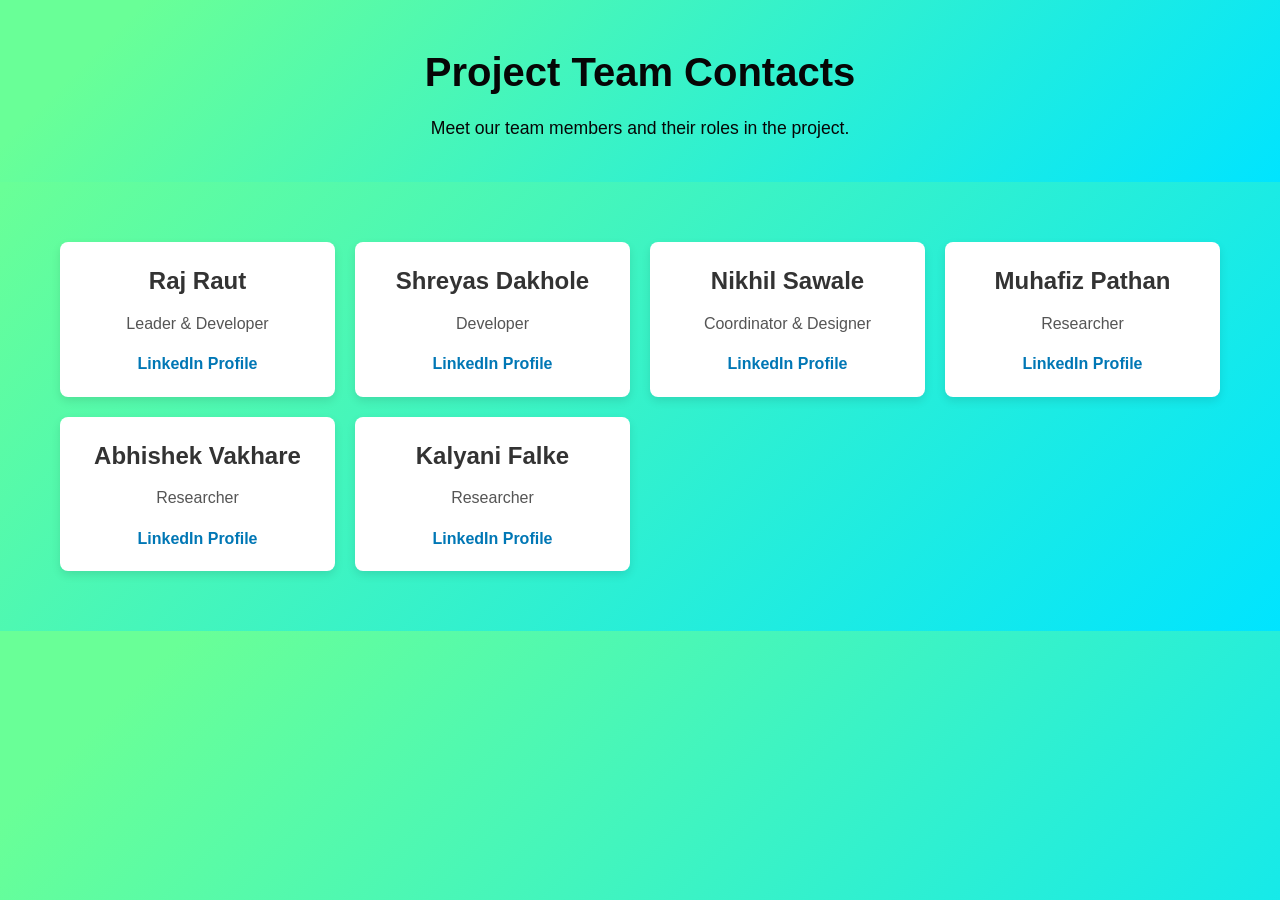
<file: public/frontend/contact/index.html>
<!DOCTYPE html>
<html lang="en">
<head>
    <meta charset="UTF-8">
    <meta name="viewport" content="width=device-width, initial-scale=1.0">
    <title>Team Contacts</title>
    <style>
        * {
            margin: 0;
            padding: 0;
            box-sizing: border-box;
            font-family: 'Arial', sans-serif;
        }

        body {
             background-image: linear-gradient( 135deg, #69FF97 10%, #00E4FF 100%);
            color: #333;
            line-height: 1.6;
        }

        .container {
            max-width: 1200px;
            margin: 0 auto;
            padding: 20px;
        }

        header {
            text-align: center;
            padding: 40px 0;
           background-image: linear-gradient( 135deg, #69FF97 10%, #00E4FF 100%);
            color: rgb(6, 6, 6);
        }

        header h1 {
            font-size: 2.5rem;
            margin-bottom: 10px;
        }

        header p {
            font-size: 1.1rem;
        }

        .team-section {
            display: grid;
            grid-template-columns: repeat(auto-fit, minmax(250px, 1fr));
            gap: 20px;
            padding: 40px 0;
        }

        .team-member {
            background: white;
            padding: 20px;
            border-radius: 8px;
            box-shadow: 0 4px 10px rgba(0, 0, 0, 0.1);
            text-align: center;
            transition: transform 0.3s;
        }

        .team-member:hover {
            transform: translateY(-5px);
        }

        .team-member h3 {
            font-size: 1.5rem;
            margin-bottom: 10px;
        }

        .team-member p {
            font-size: 1rem;
            color: #555;
            margin-bottom: 15px;
        }

        .team-member a {
            color: #0077b5;
            text-decoration: none;
            font-size: 1rem;
            font-weight: bold;
            transition: color 0.3s;
        }

        .team-member a:hover {
            color: #005582;
        }

        footer {
            text-align: center;
            padding: 20px 0;
            background-color: #2c3e50;
            color: white;
            margin-top: 40px;
        }

        /* Responsive Design */
        @media (max-width: 768px) {
            header h1 {
                font-size: 2rem;
            }

            header p {
                font-size: 1rem;
            }

            .team-section {
                grid-template-columns: 1fr;
            }
        }

        @media (max-width: 480px) {
            header h1 {
                font-size: 1.8rem;
            }

            .team-member {
                padding: 15px;
            }
        }
    </style>
</head>
<body>
    <header>
        <h1>Project Team Contacts</h1>
        <p>Meet our team members and their roles in the project.</p>
    </header>

    <div class="container">
        <div class="team-section">
            <div class="team-member">
                <h3>Raj Raut</h3>
                <p>Leader & Developer</p>
                <a href="https://www.linkedin.com/in/raj-raut-0b8502351/" target="_blank">LinkedIn Profile</a>
            </div>
            <div class="team-member">
                <h3>Shreyas Dakhole</h3>
                <p>Developer</p>
                <a href="https://www.linkedin.com/in/shreyasdakhole/" target="_blank">LinkedIn Profile</a>
            </div>
            <div class="team-member">
                <h3>Nikhil Sawale</h3>
                <p>Coordinator & Designer</p>
                <a href="https://www.linkedin.com/in/nikhil-sawale-980010338/" target="_blank">LinkedIn Profile</a>
            </div>
            <div class="team-member">
                <h3>Muhafiz Pathan</h3>
                <p>Researcher</p>
                <a href="https://www.linkedin.com/in/muhafiz-khan-b23387338/" target="_blank">LinkedIn Profile</a>
            </div>
            <div class="team-member">
                <h3>Abhishek  Vakhare</h3>
                <p>Researcher</p>
                <a href="https://www.linkedin.com/in/abhishek-vakhare-981000338/" target="_blank">LinkedIn Profile</a>
            </div>
            <div class="team-member">
                <h3> Kalyani  Falke</h3>
                <p>Researcher</p>
                <a href="https://www.linkedin.com/in/kalyani-falke-5b154a378/">LinkedIn Profile</a>
            </div>
        </div>
    </div>

    <script>
        // Basic interactivity for future enhancements (e.g., dynamic content loading)
        document.addEventListener('DOMContentLoaded', () => {
            console.log('Team contact page loaded successfully.');
        });
    </script>
</body>
</html>
</file>
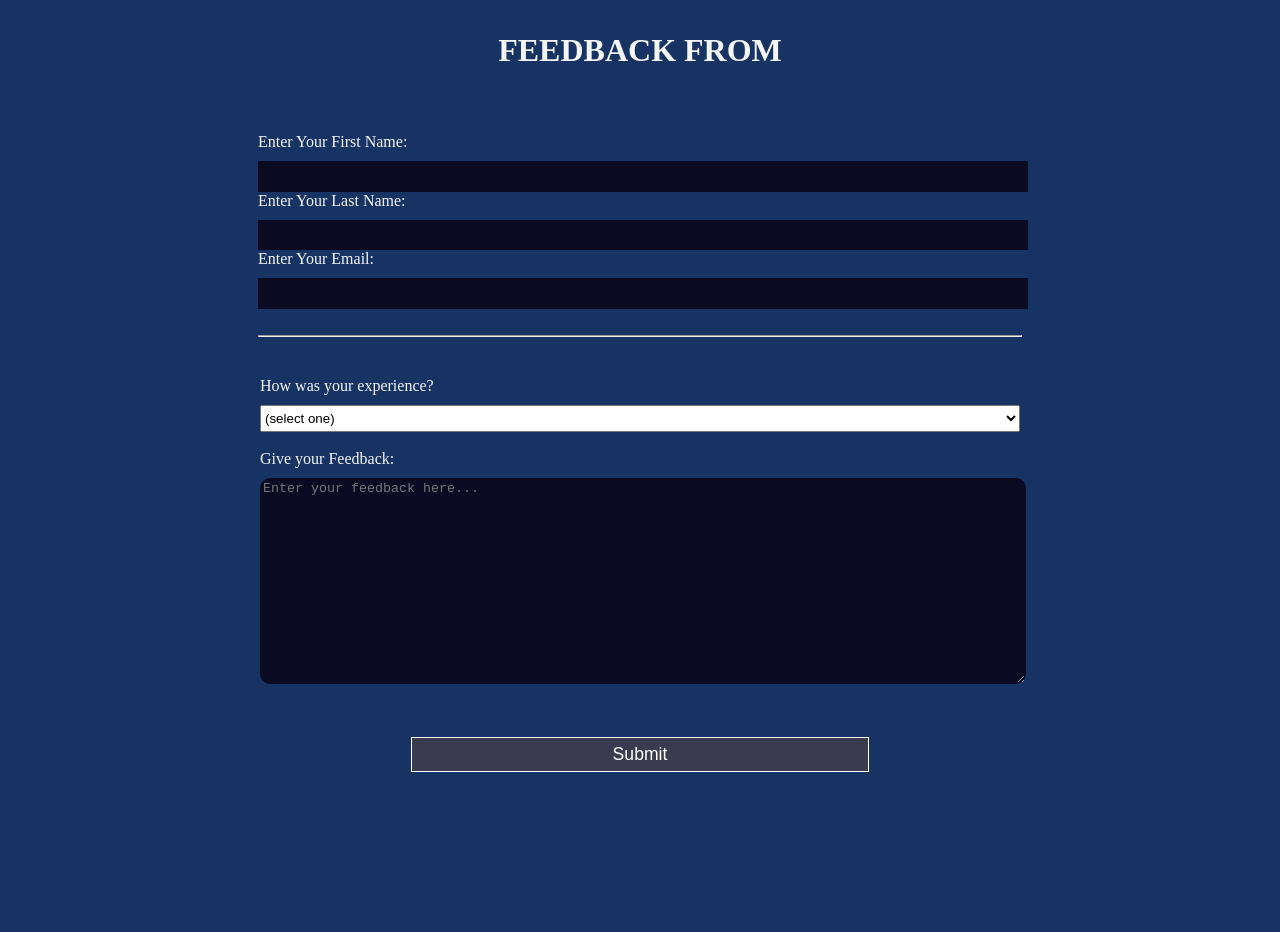
<file: public/frontend/feedback/index.html>
<!DOCTYPE html>
<html lang="en">
<head>
    <meta charset="UTF-8">
    <meta name="viewport" content="width=device-width, initial-scale=1.0">
    <title>Feedback from</title>
    <link rel="stylesheet" href="style.css">
</head> 
<body>
    <h1>FEEDBACK FROM</h1>
    <form method="post" action=''>

        <fieldset>
          <label for="first-name">Enter Your First Name: <input id="first-name" name="first-name" type="text" required /></label>
          <label for="last-name">Enter Your Last Name: <input id="last-name" name="last-name" type="text" required /></label>
          <label for="email">Enter Your Email: <input id="email" name="email" type="email" required /></label>
            <br><br>
            <hr>
        <fieldset>
          <label for="referrer">How was your experience?
            <select id="referrer" name="referrer">
              <option value="">(select one)</option>
              <option value="1">Best</option>
              <option value="2">Good</option>
              <option value="3">Can be more better</option>
              <option value="4">Worst</option>
            </select><br><br>
          </label>
          <label for="bio">Give your Feedback:
            <textarea id="bio" placeholder="Enter your feedback here..."></textarea>
          </label>
        </fieldset>

        <input type="submit" value="Submit" />
      </form>
</body>
</html>
</file>
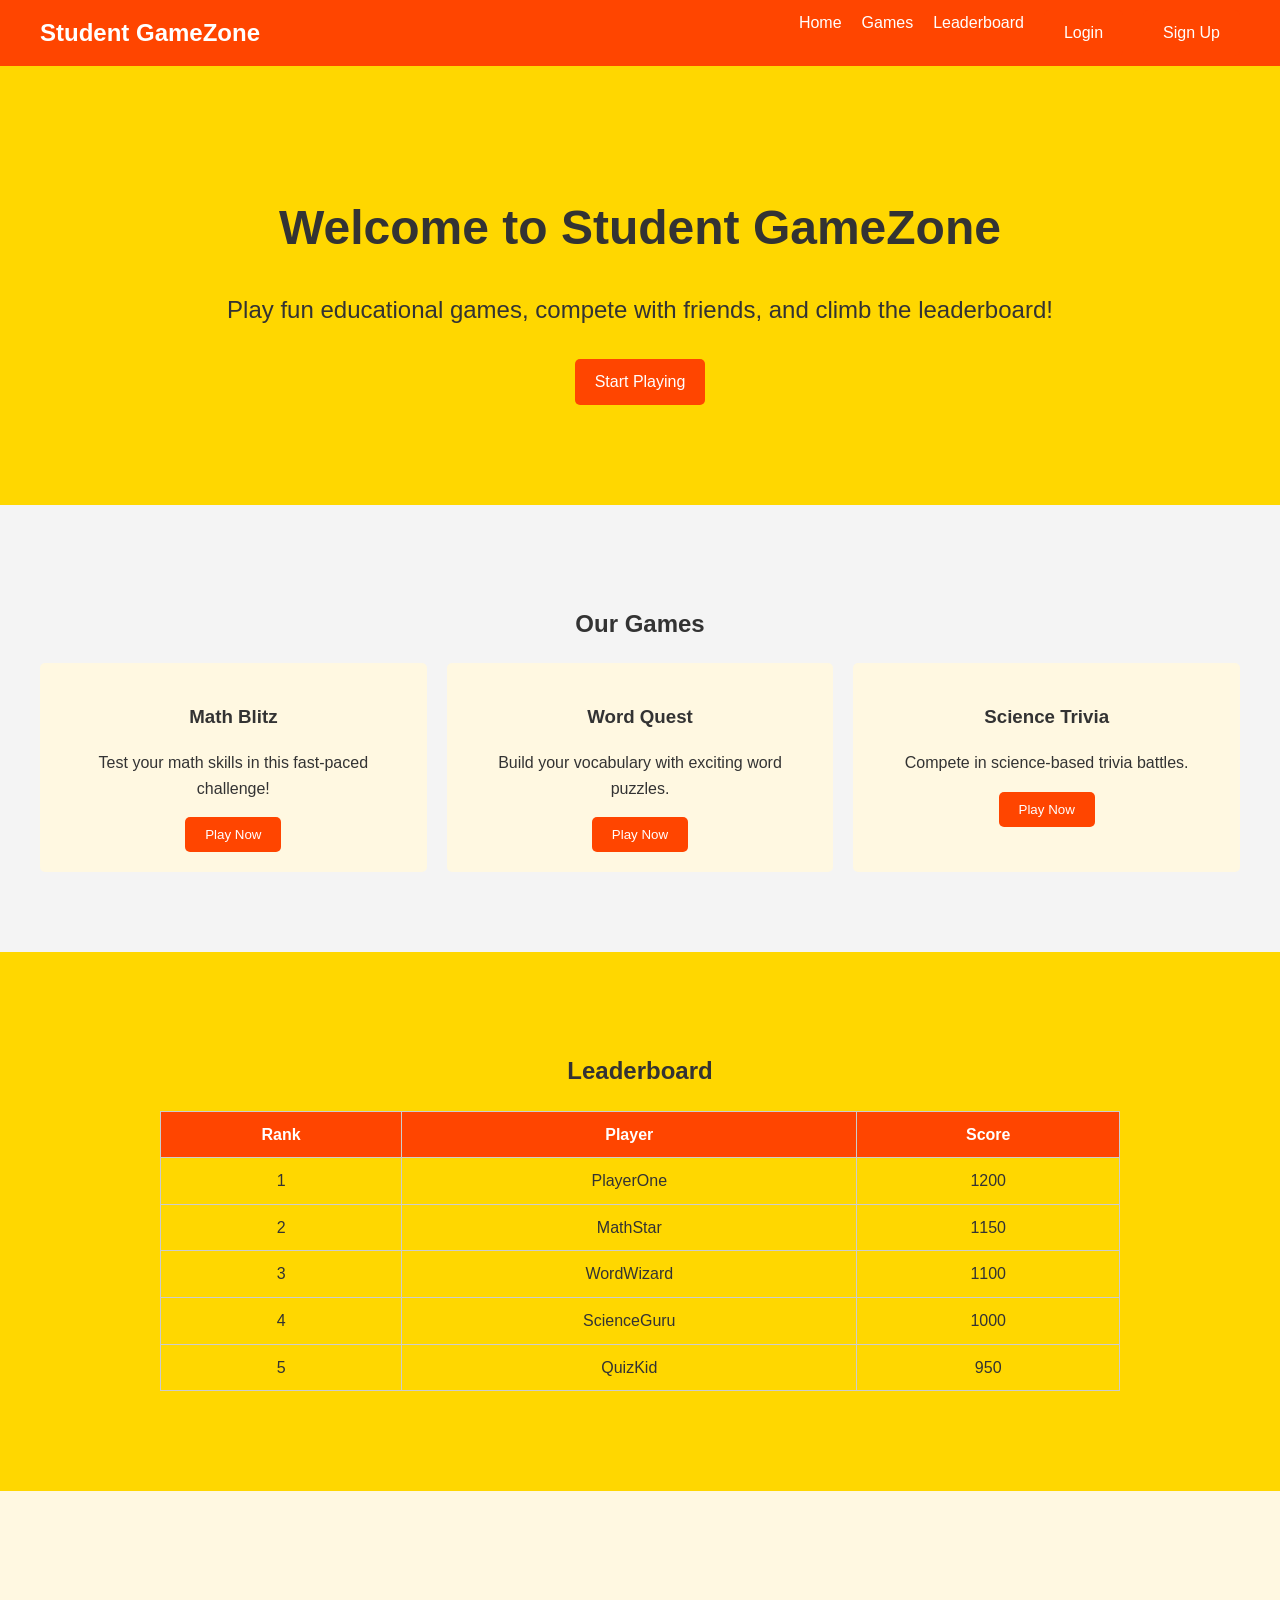
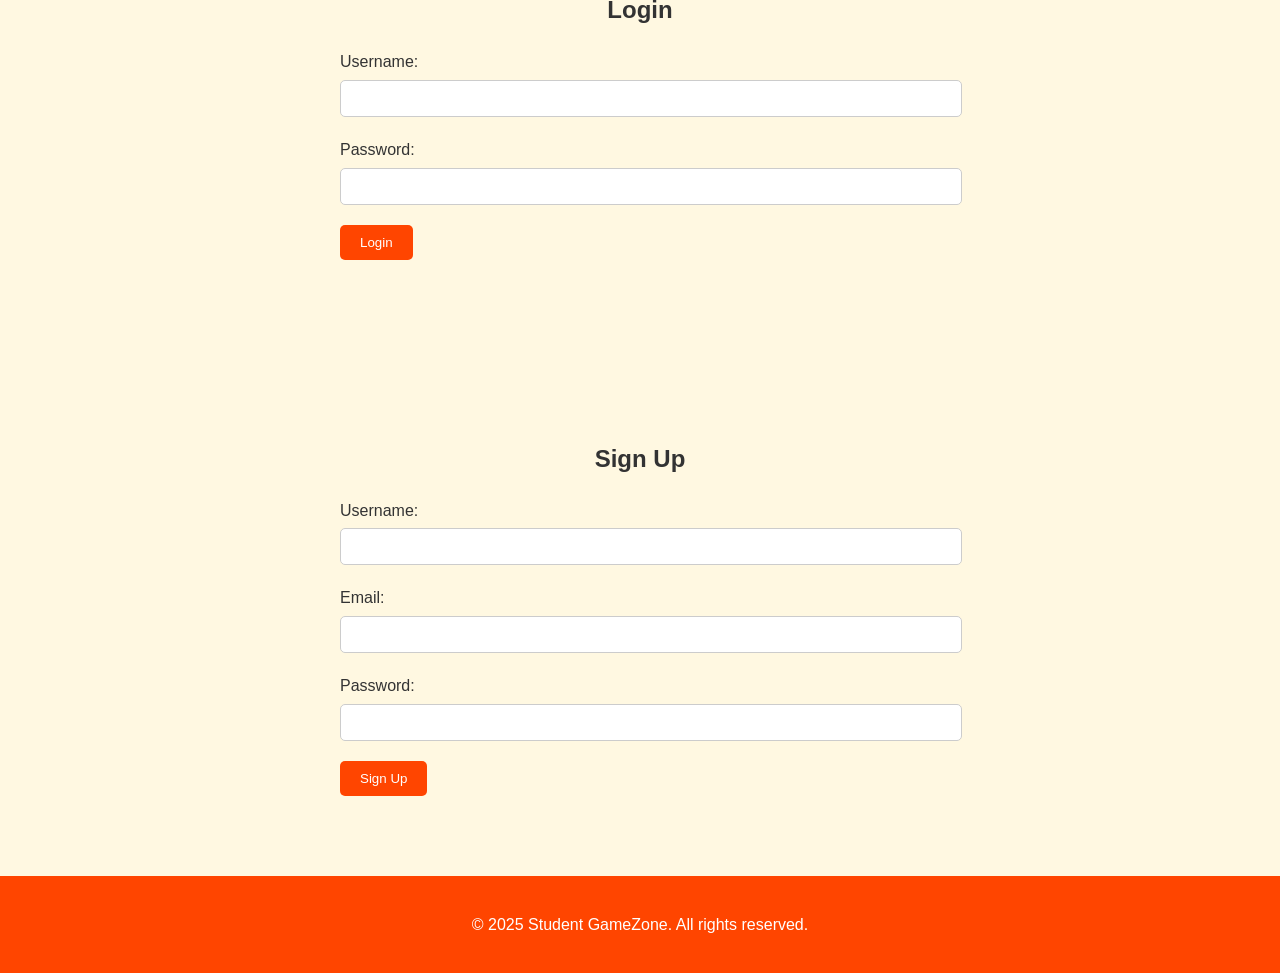
<file: public/frontend/friends/index.html>
<!DOCTYPE html>
<html lang="en">
<head>
    <meta charset="UTF-8">
    <meta name="viewport" content="width=device-width, initial-scale=1.0">
    <title>Student GameZone - Play & Compete</title>
    <link rel="stylesheet" href="style.css">
</head>
<body>
    <header>
        <div class="container">
            <div class="logo">Student GameZone</div>
            <nav id="nav-menu">
                <ul>
                    <li><a href="#home">Home</a></li>
                    <li><a href="#games">Games</a></li>
                    <li><a href="#leaderboard">Leaderboard</a></li>
                    <li><a href="#login" class="btn">Login</a></li>
                    <li><a href="#signup" class="btn">Sign Up</a></li>
                </ul>
            </nav>
            <div class="menu-toggle" id="mobile-menu">
                <span></span>
                <span></span>
                <span></span>
            </div>
        </div>
    </header>

    <section id="home" class="hero">
        <div class="container">
            <h1>Welcome to Student GameZone</h1>
            <p>Play fun educational games, compete with friends, and climb the leaderboard!</p>
            <a href="#games" class="btn">Start Playing</a>
        </div>
    </section>

    <section id="games" class="games">
        <div class="container">
            <h2>Our Games</h2>
            <div class="game-grid">
                <div class="game-item">
                    <h3>Math Blitz</h3>
                    <p>Test your math skills in this fast-paced challenge!</p>
                    <button class="btn play-btn" data-game="math-blitz">Play Now</button>
                </div>
                <div class="game-item">
                    <h3>Word Quest</h3>
                    <p>Build your vocabulary with exciting word puzzles.</p>
                    <button class="btn play-btn" data-game="word-quest">Play Now</button>
                </div>
                <div class="game-item">
                    <h3>Science Trivia</h3>
                    <p>Compete in science-based trivia battles.</p>
                    <button class="btn play-btn" data-game="science-trivia">Play Now</button>
                </div>
            </div>
        </div>
    </section>

    <section id="leaderboard" class="leaderboard">
        <div class="container">
            <h2>Leaderboard</h2>
            <table id="leaderboard-table">
                <thead>
                    <tr>
                        <th>Rank</th>
                        <th>Player</th>
                        <th>Score</th>
                    </tr>
                </thead>
                <tbody>
                    <tr>
                        <td>1</td>
                        <td>PlayerOne</td>
                        <td>1200</td>
                    </tr>
                    <tr>
                        <td>2</td>
                        <td>MathStar</td>
                        <td>1150</td>
                    </tr>
                    <tr>
                        <td>3</td>
                        <td>WordWizard</td>
                        <td>1100</td>
                    </tr>
                    <tr>
                        <td>4</td>
                        <td>ScienceGuru</td>
                        <td>1000</td>
                    </tr>
                    <tr>
                        <td>5</td>
                        <td>QuizKid</td>
                        <td>950</td>
                    </tr>
                </tbody>
            </table>
        </div>
    </section>

    <section id="login" class="form-section">
        <div class="container">
            <h2 class="title_line">Login</h2>
            <form id="login-form">
                <div class="form-group">
                    <label for="login-username">Username:</label>
                    <input type="text" id="login-username" name="username" required>
                </div>
                <div class="form-group">
                    <label for="login-password">Password:</label>
                    <input type="password" id="login-password" name="password" required>
                </div>
                <button type="submit" class="btn">Login</button>
            </form>
        </div>
    </section>

    <section id="signup" class="form-section">
        <div class="container">
            <h2 class="title_line">Sign Up</h2>
            <form id="signup-form">
                <div class="form-group">
                    <label for="signup-username">Username:</label>
                    <input type="text" id="signup-username" name="username" required>
                </div>
                <div class="form-group">
                    <label for="signup-email">Email:</label>
                    <input type="email" id="signup-email" name="email" required>
                </div>
                <div class="form-group">
                    <label for="signup-password">Password:</label>
                    <input type="password" id="signup-password" name="password" required>
                </div>
                <button type="submit" class="btn">Sign Up</button>
            </form>
        </div>
    </section>

    <footer>
        <div class="container">
            <p>&copy; 2025 Student GameZone. All rights reserved.</p>
        </div>
    </footer>

    <script src="script.js"></script>
</body>
</html>
</file>
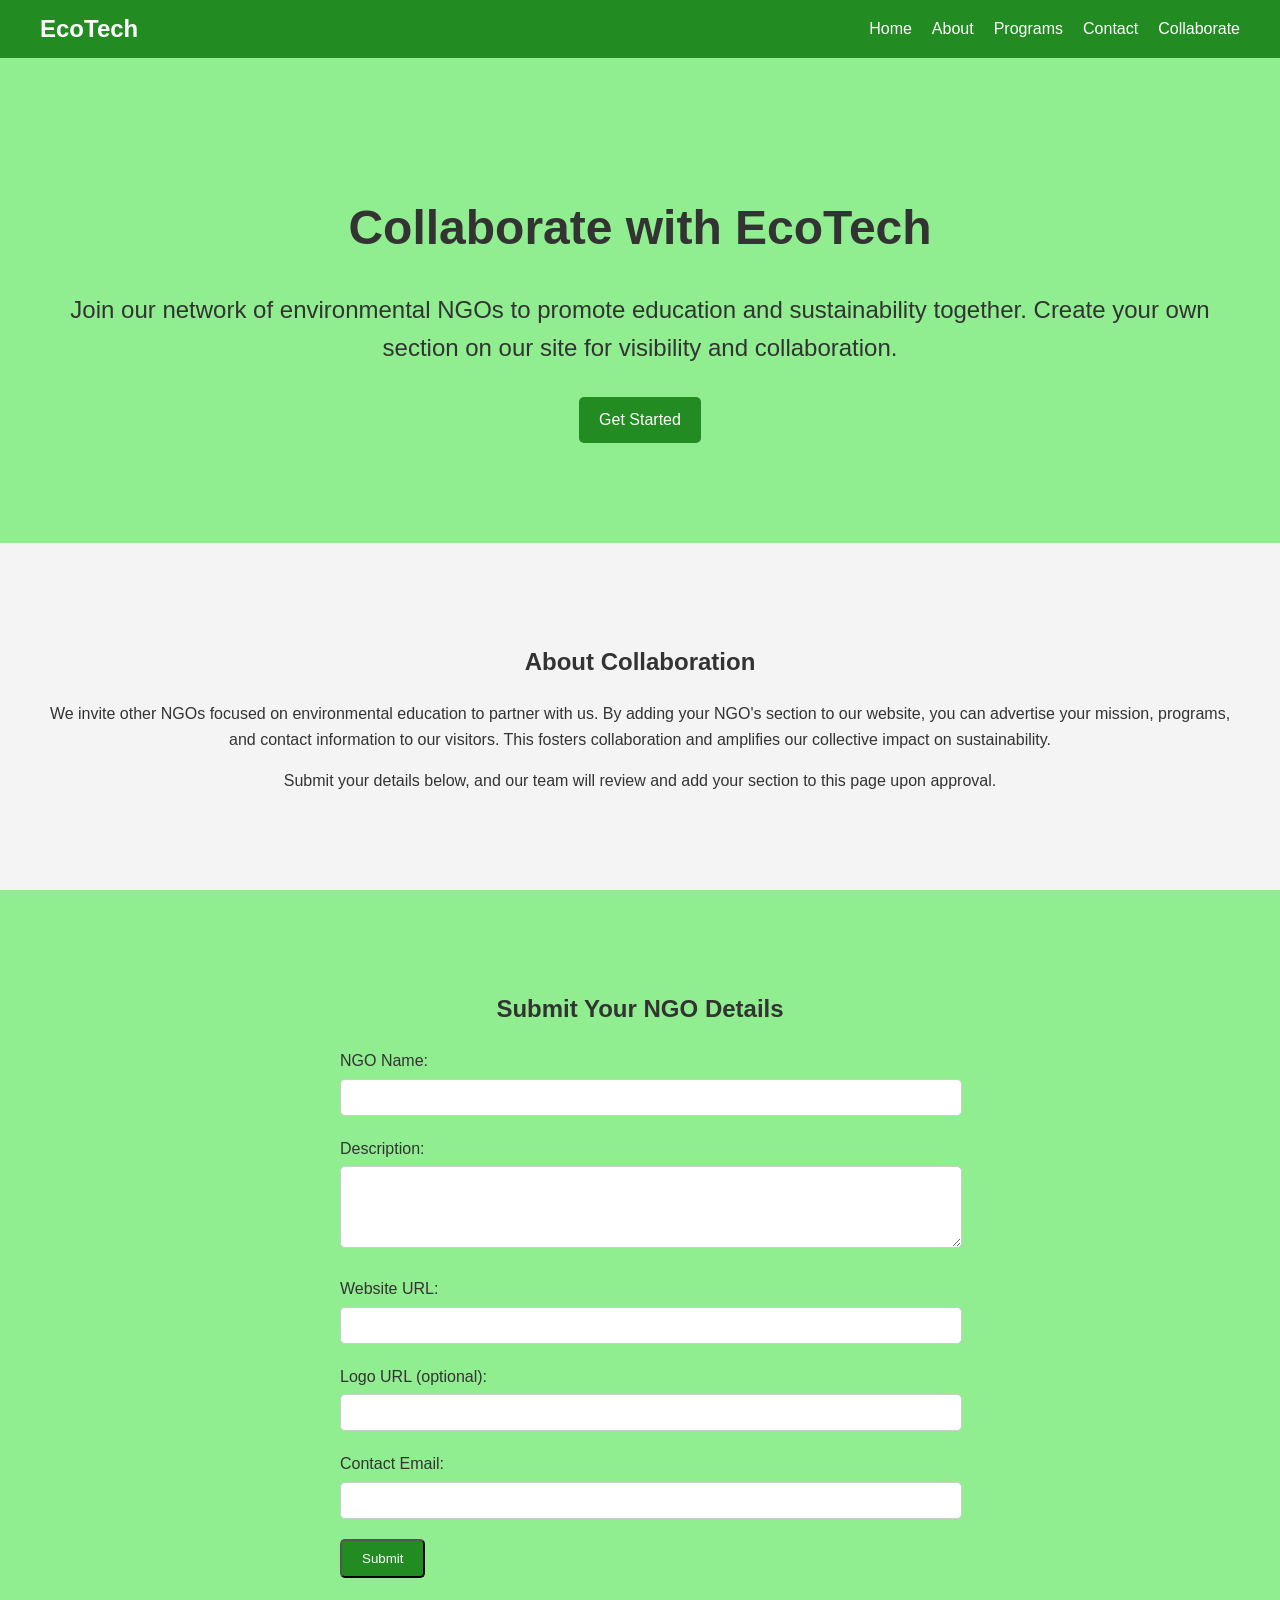
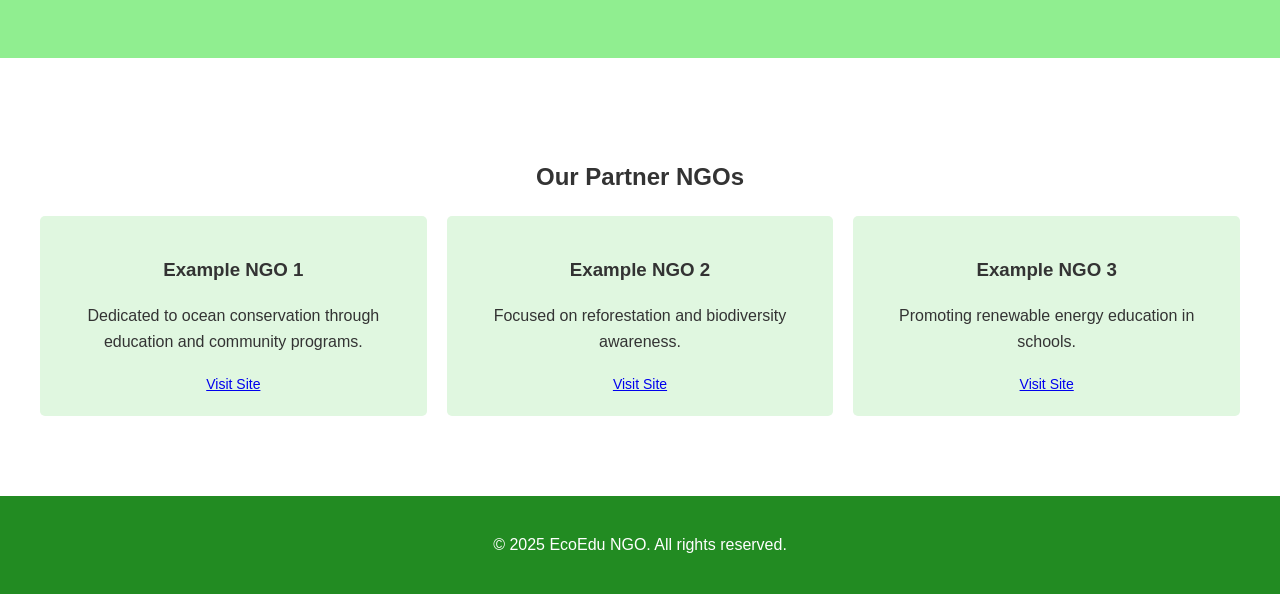
<file: public/frontend/NGO/index.html>
<!-- partners.html -->
<!DOCTYPE html>
<html lang="en">
<head>
    <meta charset="UTF-8">
    <meta name="viewport" content="width=device-width, initial-scale=1.0">
    <title>Ecotech NGO - Collaborate with Us</title>
    <link rel="stylesheet" href="style.css">
</head>
<body>
    <header>
        <div class="container">
            <div class="logo">EcoTech</div>
            <nav id="nav-menu">
                <ul>
                    <li><a href="index.html#home">Home</a></li>
                    <li><a href="index.html#about">About</a></li>
                    <li><a href="index.html#programs">Programs</a></li>
                    <li><a href="index.html#contact">Contact</a></li>
                    <li><a href="#collaborate">Collaborate</a></li>
                </ul>
            </nav>
            <div class="menu-toggle" id="mobile-menu">
                <span></span>
                <span></span>
                <span></span>
            </div>
        </div>
    </header>

    <section id="collaborate" class="hero">
        <div class="container">
            <h1>Collaborate with EcoTech</h1>
            <p>Join our network of environmental NGOs to promote education and sustainability together. Create your own section on our site for visibility and collaboration.</p>
            <a href="#submit" class="btn">Get Started</a>
        </div>
    </section>

    <section id="about-collaboration" class="about">
        <div class="container">
            <h2>About Collaboration</h2>
            <p>We invite other NGOs focused on environmental education to partner with us. By adding your NGO's section to our website, you can advertise your mission, programs, and contact information to our visitors. This fosters collaboration and amplifies our collective impact on sustainability.</p>
            <p>Submit your details below, and our team will review and add your section to this page upon approval.</p>
        </div>
    </section>

    <section id="submit" class="contact">
        <div class="container">
            <h2>Submit Your NGO Details</h2>
            <form action="mailto:info@ecoedu.org" method="post" enctype="text/plain">
                <div class="form-group">
                    <label for="ngo-name">NGO Name:</label>
                    <input type="text" id="ngo-name" name="NGO Name" required>
                </div>
                <div class="form-group">
                    <label for="description">Description:</label>
                    <textarea id="description" name="Description" rows="4" required></textarea>
                </div>
                <div class="form-group">
                    <label for="website">Website URL:</label>
                    <input type="url" id="website" name="Website" required>
                </div>
                <div class="form-group">
                    <label for="logo-url">Logo URL (optional):</label>
                    <input type="url" id="logo-url" name="Logo URL">
                </div>
                <div class="form-group">
                    <label for="contact-email">Contact Email:</label>
                    <input type="email" id="contact-email" name="Contact Email" required>
                </div>
                <button type="submit" class="btn">Submit</button>
            </form>
        </div>
    </section>

    <section id="partners" class="programs">
        <div class="container">
            <h2>Our Partner NGOs</h2>
            <div class="program-grid">
                <div class="program-item">
                    <h3>Example NGO 1</h3>
                    <p>Dedicated to ocean conservation through education and community programs.</p>
                    <a href="https://example1.org" class="btn-small">Visit Site</a>
                </div>
                <div class="program-item">
                    <h3>Example NGO 2</h3>
                    <p>Focused on reforestation and biodiversity awareness.</p>
                    <a href="https://example2.org" class="btn-small">Visit Site</a>
                </div>
                <div class="program-item">
                    <h3>Example NGO 3</h3>
                    <p>Promoting renewable energy education in schools.</p>
                    <a href="https://example3.org" class="btn-small">Visit Site</a>
                </div>
            </div>
        </div>
    </section>

    <footer>
        <div class="container">
            <p>&copy; 2025 EcoEdu NGO. All rights reserved.</p>
        </div>
    </footer>

    <script src="script.js"></script>
</body>
</html>
</file>
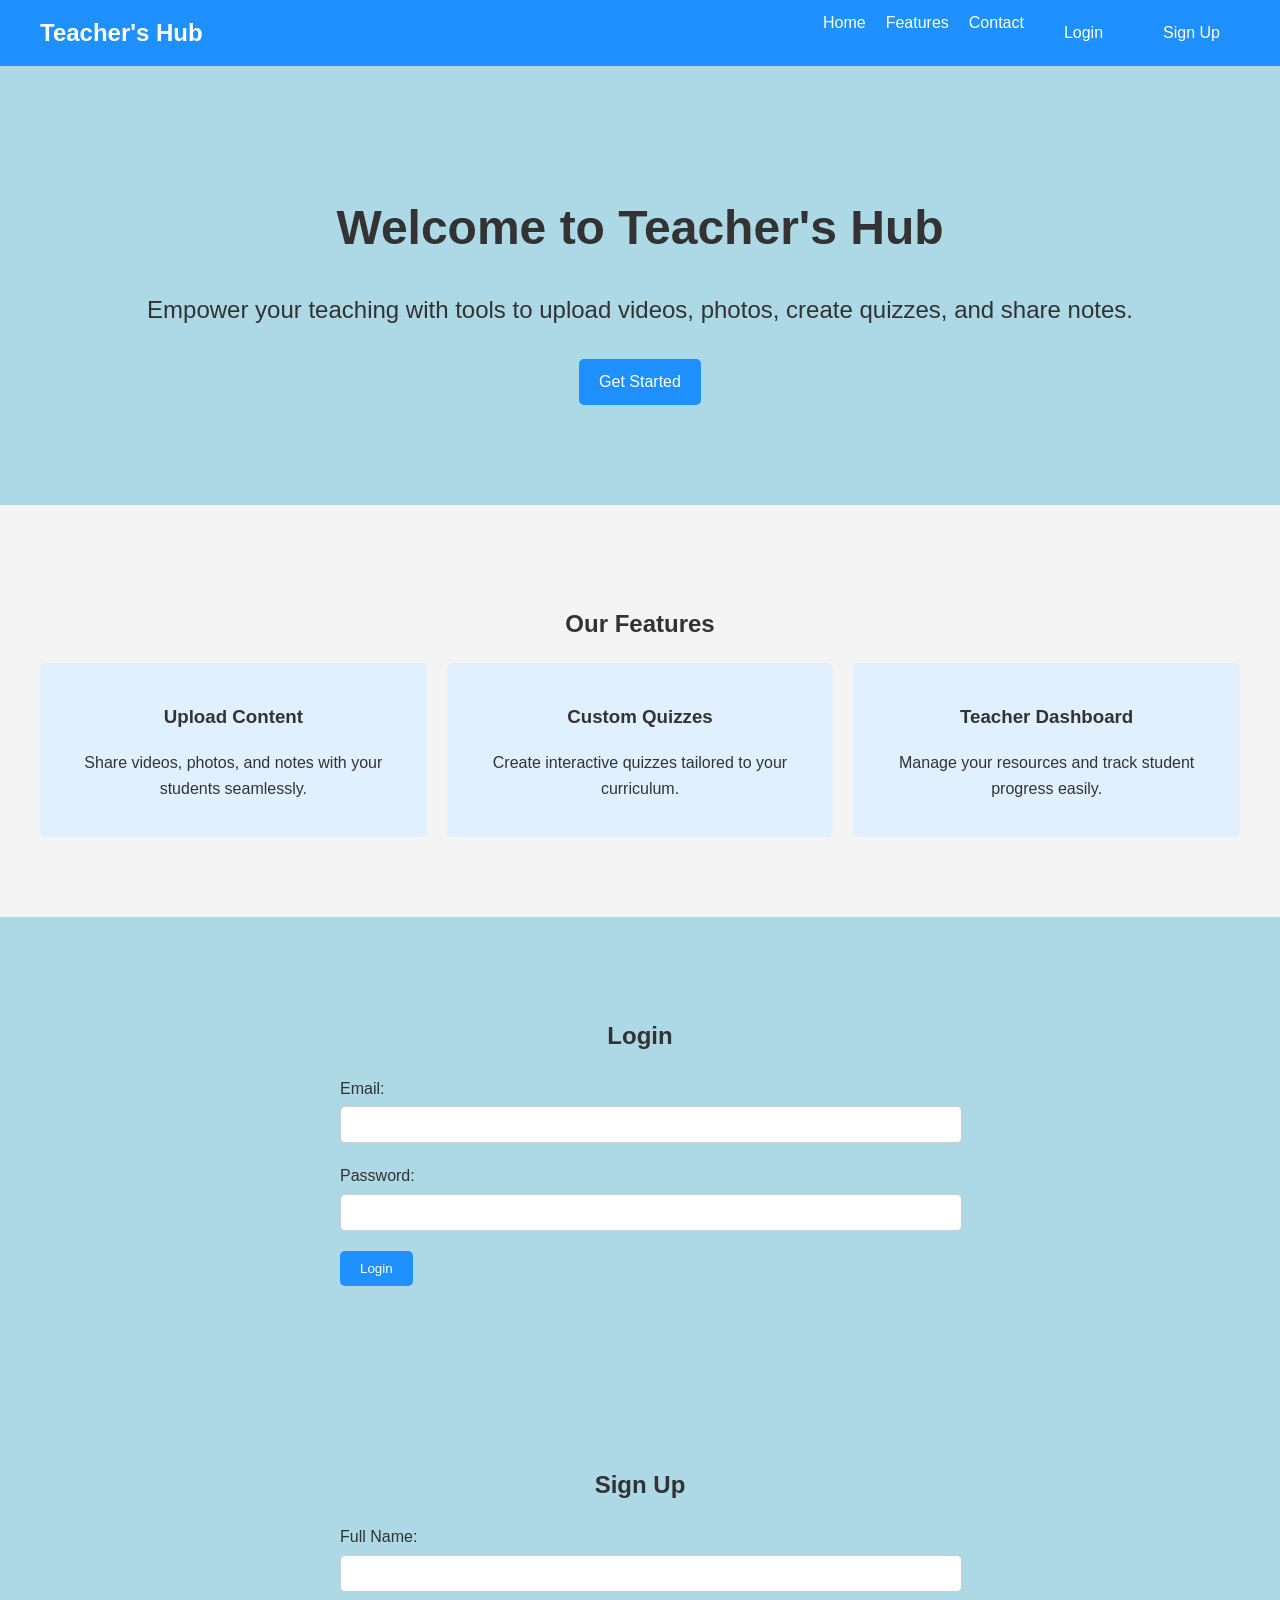
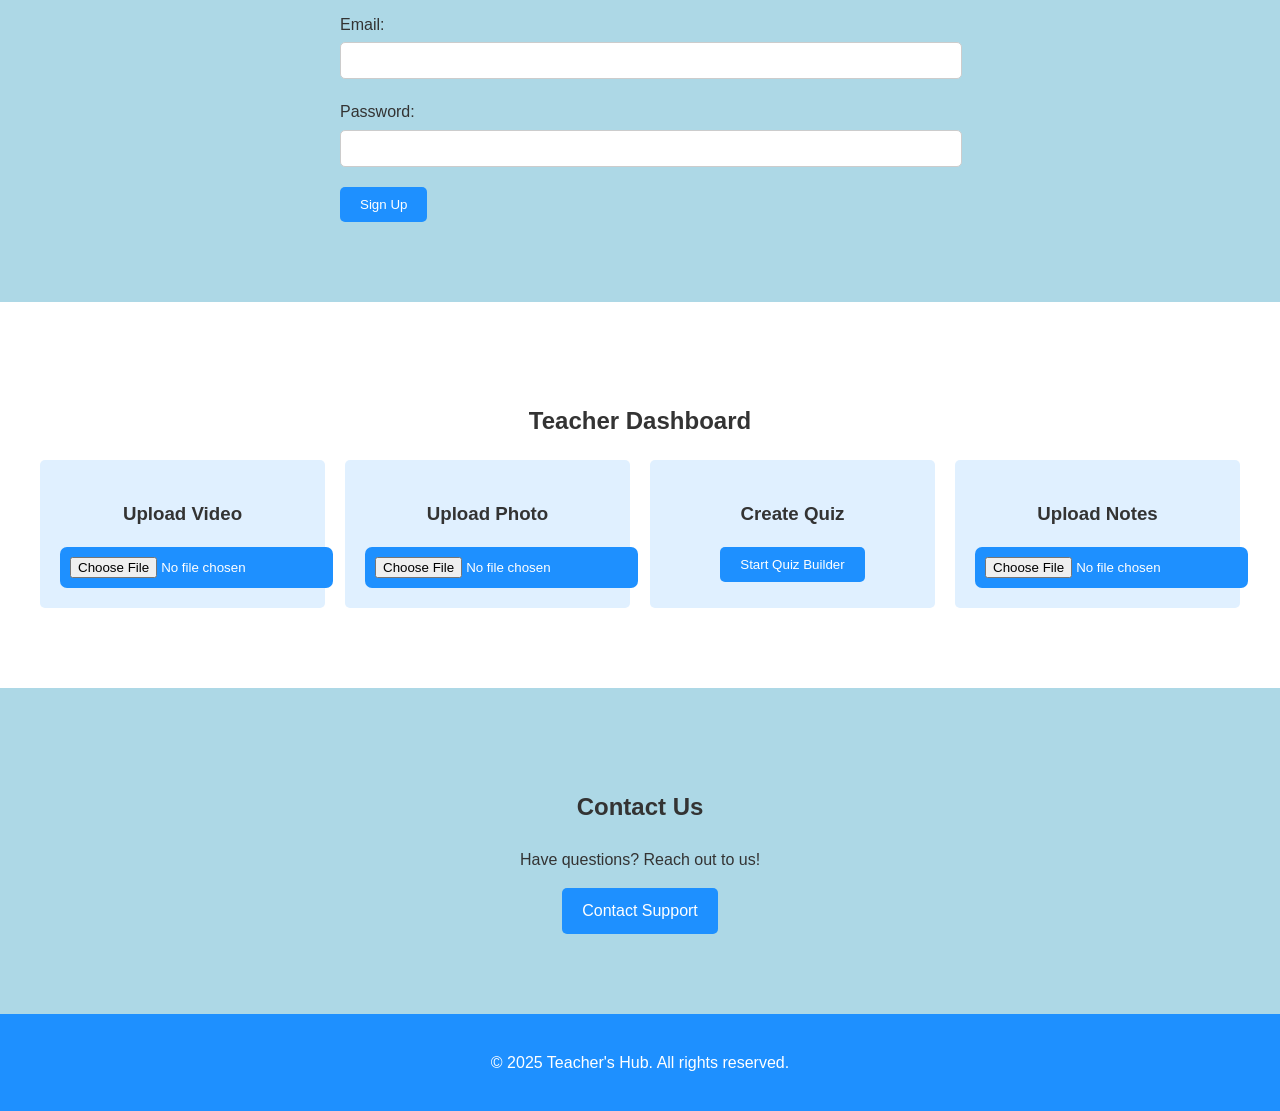
<file: public/frontend/teacher_hub/index.html>
<!DOCTYPE html>
<html lang="en">
<head>
    <meta charset="UTF-8">
    <meta name="viewport" content="width=device-width, initial-scale=1.0">
    <title>Teacher's Hub - Empowering Educators</title>
    <link rel="stylesheet" href="style.css">
</head>
<body>
    <header>
        <div class="container">
            <div class="logo">Teacher's Hub</div>
            <nav id="nav-menu">
                <ul>
                    <li><a href="#home">Home</a></li>
                    <li><a href="#features">Features</a></li>
                    <li><a href="#contact">Contact</a></li>
                    <li><a href="#login" class="btn">Login</a></li>
                    <li><a href="#signup" class="btn">Sign Up</a></li>
                </ul>
            </nav>
            <div class="menu-toggle" id="mobile-menu">
                <span></span>
                <span></span>
                <span></span>
            </div>
        </div>
    </header>

    <section id="home" class="hero">
        <div class="container">
            <h1>Welcome to Teacher's Hub</h1>
            <p>Empower your teaching with tools to upload videos, photos, create quizzes, and share notes.</p>
            <a href="#signup" class="btn">Get Started</a>
        </div>
    </section>

    <section id="features" class="features">
        <div class="container">
            <h2>Our Features</h2>
            <div class="feature-grid">
                <div class="feature-item">
                    <h3>Upload Content</h3>
                    <p>Share videos, photos, and notes with your students seamlessly.</p>
                </div>
                <div class="feature-item">
                    <h3>Custom Quizzes</h3>
                    <p>Create interactive quizzes tailored to your curriculum.</p>
                </div>
                <div class="feature-item">
                    <h3>Teacher Dashboard</h3>
                    <p>Manage your resources and track student progress easily.</p>
                </div>
            </div>
        </div>
    </section>

    <section id="login" class="form-section">
        <div class="container">
            <h2 class="log_title">Login</h2>
            <form id="login-form">
                <div class="form-group">
                    <label for="login-email">Email:</label>
                    <input type="email" id="login-email" name="email" required>
                </div>
                <div class="form-group">
                    <label for="login-password">Password:</label>
                    <input type="password" id="login-password" name="password" required>
                </div>
                <button type="submit" class="btn">Login</button>
            </form>
        </div>
    </section>

    <section id="signup" class="form-section">
        <div class="container">
            <h2 class="log_title">Sign Up</h2>
            <form id="signup-form">
                <div class="form-group">
                    <label for="signup-name">Full Name:</label>
                    <input type="text" id="signup-name" name="name" required>
                </div>
                <div class="form-group">
                    <label for="signup-email">Email:</label>
                    <input type="email" id="signup-email" name="email" required>
                </div>
                <div class="form-group">
                    <label for="signup-password">Password:</label>
                    <input type="password" id="signup-password" name="password" required>
                </div>
                <button type="submit" class="btn">Sign Up</button>
            </form>
        </div>
    </section>

    <section id="dashboard" class="dashboard">
        <div class="container">
            <h2>Teacher Dashboard</h2>
            <div class="dashboard-grid">
                <div class="dashboard-item">
                    <h3>Upload Video</h3>
                    <input class="upload_files" type="file" accept="video/*" id="video-upload">
                </div>
                <div class="dashboard-item">
                    <h3>Upload Photo</h3>
                    <input class="upload_files" type="file" accept="image/*" id="photo-upload">
                </div>
                <div class="dashboard-item">
                    <h3>Create Quiz</h3>
                    <button class="btn" id="create-quiz">Start Quiz Builder</button>
                </div>
                <div class="dashboard-item">
                    <h3>Upload Notes</h3>
                    <input class="upload_files" type="file" accept=".pdf,.doc,.docx" id="notes-upload">
                </div>
            </div>
        </div>
    </section>

    <section id="contact" class="contact">
        <div class="container">
            <h2>Contact Us</h2>
            <p>Have questions? Reach out to us!</p>
            <a href="mailto:support@teachershub.org" class="btn">Contact Support</a>
        </div>
    </section>

    <footer>
        <div class="container">
            <p>&copy; 2025 Teacher's Hub. All rights reserved.</p>
        </div>
    </footer>

    <script src="script.js"></script>
</body>
</html>
</file>
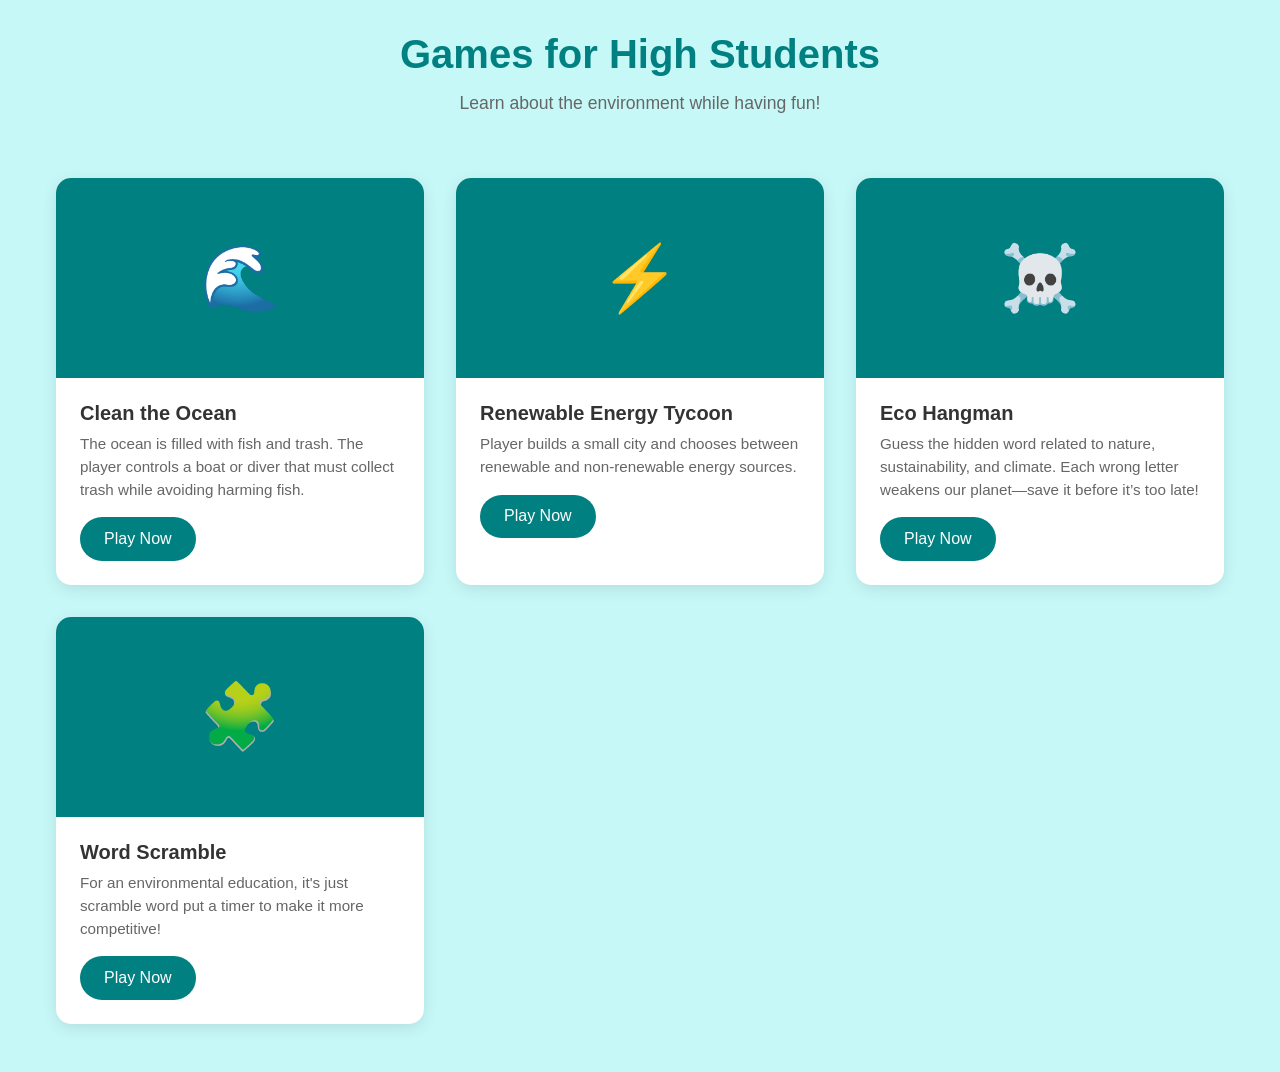
<file: public/frontend/high/games/index.html>
<!DOCTYPE html>
<html lang="en">
<head>
    <meta charset="UTF-8">
    <meta name="viewport" content="width=device-width, initial-scale=1.0">
    <title>EcoTech Educational Games</title>
    <style> 
        * {
            margin: 0;
            padding: 0;
            box-sizing: border-box;
            font-family: 'Segoe UI', Tahoma, Geneva, Verdana, sans-serif;
        }

        body {
            background-color: #c7f8f8;
            min-height: 100vh;
            padding: 2rem;
        }

        .container {
            max-width: 1200px;
            margin: 0 auto;
        }

        .header {
            text-align: center;
            margin-bottom: 3rem;
            color: #008080;
        }

        .header h1 {
            font-size: 2.5rem;
            margin-bottom: 1rem;
        }

        .header p {
            color: #666;
            font-size: 1.1rem;
        }

        .games-grid {
            display: grid;
            grid-template-columns: repeat(auto-fit, minmax(280px, 1fr));
            gap: 2rem;
            padding: 1rem;
        }

        .game-card {
            background: white;
            border-radius: 15px;
            overflow: hidden;
            box-shadow: 0 4px 15px rgba(0, 0, 0, 0.1);
            transition: transform 0.3s ease, box-shadow 0.3s ease;
        }

        .game-card:hover {
            transform: translateY(-5px);
            box-shadow: 0 6px 20px rgba(0, 0, 0, 0.15);
        }

        .game-image {
            width: 100%;
            height: 200px;
            background: #008080;
            display: flex;
            align-items: center;
            justify-content: center;
            font-size: 4rem;
        }

        .game-content {
            padding: 1.5rem;
        }

        .game-title {
            font-size: 1.25rem;
            color: #333;
            margin-bottom: 0.5rem;
        }

        .game-description {
            color: #666;
            font-size: 0.95rem;
            margin-bottom: 1rem;
            line-height: 1.5;
        }

        .play-button {
            display: inline-block;
            padding: 0.8rem 1.5rem;
            background-color: #008080;
            color: white;
            text-decoration: none;
            border-radius: 25px;
            transition: background-color 0.3s ease;
        }

        .play-button:hover {
            background-color: #006666;
        }

        @media (max-width: 768px) {
            body {
                padding: 1rem;
            }
            
            .header h1 {
                font-size: 2rem;
            }
            
            .games-grid {
                gap: 1rem;
            }
        }
    </style>
</head>
<body>
    <div class="container">
        <div class="header">
            <h1>Games for High Students</h1>
            <p>Learn about the environment while having fun!</p>
        </div>

        <div class="games-grid">
            <!-- Eco Quiz Game -->
            <div class="game-card">
                <div class="game-image">🌊</div>
                <div class="game-content">
                    <h3 class="game-title">Clean the Ocean</h3>
                    <p class="game-description">The ocean is filled with fish and trash. The player controls a boat or diver that must collect trash while avoiding harming fish.</p>
                    <a href="game1.html" class="play-button">Play Now</a>
                </div>
            </div>

            <!-- Recycle Sort Game -->
            <div class="game-card">
                <div class="game-image">⚡️</div>
                <div class="game-content">
                    <h3 class="game-title">Renewable Energy Tycoon</h3>
                    <p class="game-description">Player builds a small city and chooses between renewable and non-renewable energy sources.</p>
                    <a href="game2.html" class="play-button">Play Now</a>
                </div>
            </div>

            <!-- Eco City Builder -->
            <div class="game-card">
                <div class="game-image">☠️</div>
                <div class="game-content">
                    <h3 class="game-title">Eco Hangman</h3>
                    <p class="game-description">Guess the hidden word related to nature, sustainability, and climate. Each wrong letter weakens our planet—save it before it’s too late!</p>
                    <a href="game3.html" class="play-button">Play Now</a>
                </div>
            </div>

            <!-- Wildlife Rescue -->
            <div class="game-card">
                <div class="game-image">🧩</div>
                <div class="game-content">
                    <h3 class="game-title">Word Scramble</h3>
                    <p class="game-description">For an environmental education, it's just scramble word put a timer to make it more competitive!</p>
                    <a href="game4.html" class="play-button">Play Now</a>
                </div>
            </div>
        </div>
    </div>
</body>
</html>
</file>
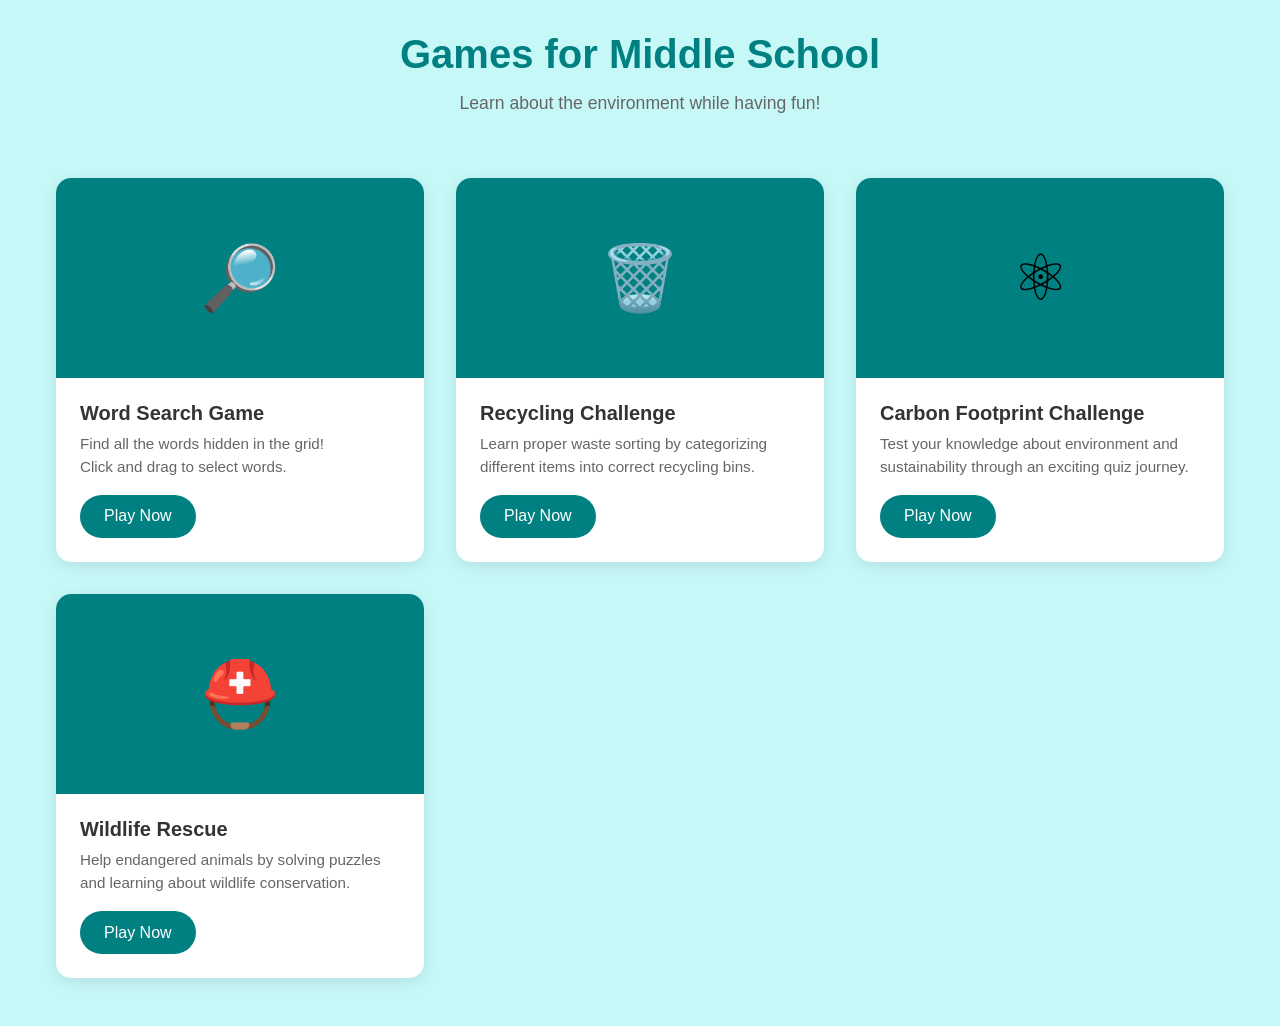
<file: public/frontend/middle/games/index.html>
<!DOCTYPE html>
<html lang="en">
<head>
    <meta charset="UTF-8">
    <meta name="viewport" content="width=device-width, initial-scale=1.0">
    <title>EcoTech Educational Games</title>
    <style>
        * {
            margin: 0;
            padding: 0;
            box-sizing: border-box;
            font-family: 'Segoe UI', Tahoma, Geneva, Verdana, sans-serif;
        }

        body {
            background-color: #c7f8f8;
            min-height: 100vh;
            padding: 2rem;
        }

        .container {
            max-width: 1200px;
            margin: 0 auto;
        }

        .header {
            text-align: center;
            margin-bottom: 3rem;
            color: #008080;
        }

        .header h1 {
            font-size: 2.5rem;
            margin-bottom: 1rem;
        }

        .header p {
            color: #666;
            font-size: 1.1rem;
        }

        .games-grid {
            display: grid;
            grid-template-columns: repeat(auto-fit, minmax(280px, 1fr));
            gap: 2rem;
            padding: 1rem;
        }

        .game-card {
            background: white;
            border-radius: 15px;
            overflow: hidden;
            box-shadow: 0 4px 15px rgba(0, 0, 0, 0.1);
            transition: transform 0.3s ease, box-shadow 0.3s ease;
        }

        .game-card:hover {
            transform: translateY(-5px);
            box-shadow: 0 6px 20px rgba(0, 0, 0, 0.15);
        }

        .game-image {
            width: 100%;
            height: 200px;
            background: #008080;
            display: flex;
            align-items: center;
            justify-content: center;
            font-size: 4rem;
        }

        .game-content {
            padding: 1.5rem;
        }

        .game-title {
            font-size: 1.25rem;
            color: #333;
            margin-bottom: 0.5rem;
        }

        .game-description {
            color: #666;
            font-size: 0.95rem;
            margin-bottom: 1rem;
            line-height: 1.5;
        }

        .play-button {
            display: inline-block;
            padding: 0.8rem 1.5rem;
            background-color: #008080;
            color: white;
            text-decoration: none;
            border-radius: 25px;
            transition: background-color 0.3s ease;
        }

        .play-button:hover {
            background-color: #006666;
        }

        @media (max-width: 768px) {
            body {
                padding: 1rem;
            }
            
            .header h1 {
                font-size: 2rem;
            }
            
            .games-grid {
                gap: 1rem;
            }
        }
    </style>
</head>
<body>
    <div class="container">
        <div class="header">
            <h1>Games for Middle School</h1>
            <p>Learn about the environment while having fun!</p>
        </div>

        <div class="games-grid">
            <!-- Eco Quiz Game -->
            <div class="game-card">
                <div class="game-image">🔎</div>
                <div class="game-content">
                    <h3 class="game-title">Word Search Game</h3>
                    <p class="game-description">Find all the words hidden in the grid!
                        <br>
                        Click and drag to select words.
                    </p>
                    <a href="game1.html" class="play-button">Play Now</a>
                </div>
            </div>

            <!-- Recycle Sort Game -->
            <div class="game-card">
                <div class="game-image">🗑️</div>
                <div class="game-content">
                    <h3 class="game-title">Recycling Challenge</h3>
                    <p class="game-description">Learn proper waste sorting by categorizing different items into correct recycling bins.</p>
                    <a href="game2.html" class="play-button">Play Now</a>
                </div>
            </div>

            <!-- Eco City Builder -->
            <div class="game-card">
                <div class="game-image">⚛</div>
                <div class="game-content">
                    <h3 class="game-title">Carbon Footprint Challenge</h3>
                    <p class="game-description">Test your knowledge about environment and sustainability through an exciting quiz journey.</p>
                    <a href="game3.html" class="play-button">Play Now</a>
                </div>
            </div>

            <!-- Wildlife Rescue -->
            <div class="game-card">
                <div class="game-image">⛑️</div>
                <div class="game-content">
                    <h3 class="game-title">Wildlife Rescue</h3>
                    <p class="game-description">Help endangered animals by solving puzzles and learning about wildlife conservation.</p>
                    <a href="game4.html" class="play-button">Play Now</a>
                </div>
            </div>
        </div>
    </div>
</body>
</html>
</file>
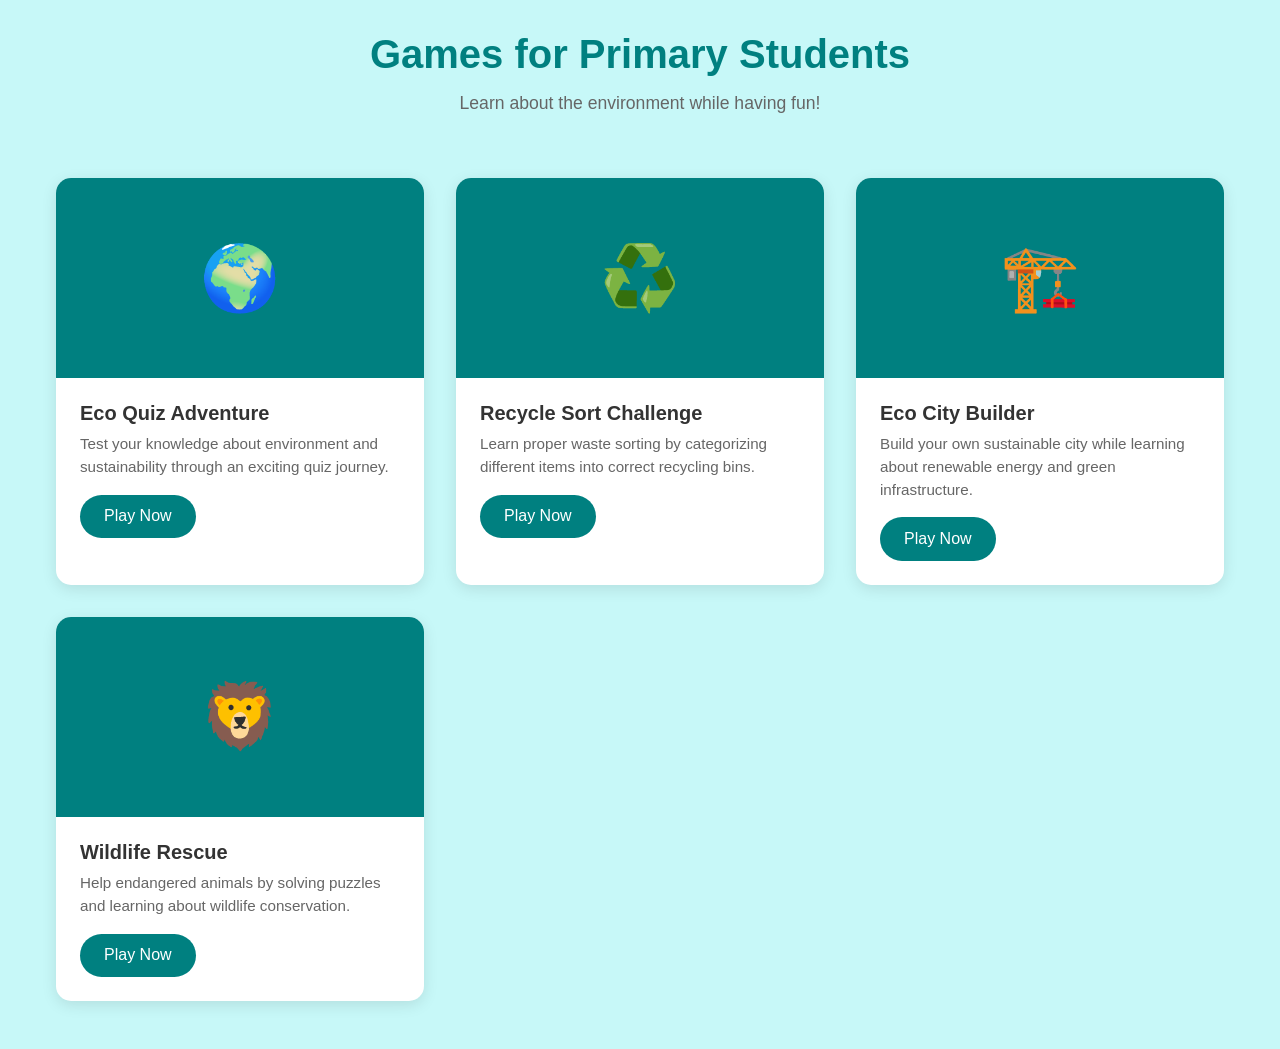
<file: public/frontend/primary/games/index.html>
<!DOCTYPE html>
<html lang="en">
<head>
    <meta charset="UTF-8">
    <meta name="viewport" content="width=device-width, initial-scale=1.0">
    <title>EcoTech Educational Games</title>
    <style>
        * {
            margin: 0;
            padding: 0;
            box-sizing: border-box;
            font-family: 'Segoe UI', Tahoma, Geneva, Verdana, sans-serif;
        }

        body {
            background-color: #c7f8f8;
            min-height: 100vh;
            padding: 2rem;
        }

        .container {
            max-width: 1200px;
            margin: 0 auto;
        }

        .header {
            text-align: center;
            margin-bottom: 3rem;
            color: #008080;
        }

        .header h1 {
            font-size: 2.5rem;
            margin-bottom: 1rem;
        }

        .header p {
            color: #666;
            font-size: 1.1rem;
        }

        .games-grid {
            display: grid;
            grid-template-columns: repeat(auto-fit, minmax(280px, 1fr));
            gap: 2rem;
            padding: 1rem;
        }

        .game-card {
            background: white;
            border-radius: 15px;
            overflow: hidden;
            box-shadow: 0 4px 15px rgba(0, 0, 0, 0.1);
            transition: transform 0.3s ease, box-shadow 0.3s ease;
        }

        .game-card:hover {
            transform: translateY(-5px);
            box-shadow: 0 6px 20px rgba(0, 0, 0, 0.15);
        }

        .game-image {
            width: 100%;
            height: 200px;
            background: #008080;
            display: flex;
            align-items: center;
            justify-content: center;
            font-size: 4rem;
        }

        .game-content {
            padding: 1.5rem;
        }

        .game-title {
            font-size: 1.25rem;
            color: #333;
            margin-bottom: 0.5rem;
        }

        .game-description {
            color: #666;
            font-size: 0.95rem;
            margin-bottom: 1rem;
            line-height: 1.5;
        }

        .play-button {
            display: inline-block;
            padding: 0.8rem 1.5rem;
            background-color: #008080;
            color: white;
            text-decoration: none;
            border-radius: 25px;
            transition: background-color 0.3s ease;
        }

        .play-button:hover {
            background-color: #006666;
        }

        @media (max-width: 768px) {
            body {
                padding: 1rem;
            }
            
            .header h1 {
                font-size: 2rem;
            }
            
            .games-grid {
                gap: 1rem;
            }
        }
    </style>
</head>
<body>
    <div class="container">
        <div class="header">
            <h1>Games for Primary Students</h1>
            <p>Learn about the environment while having fun!</p>
        </div>

        <div class="games-grid">
            <!-- Eco Quiz Game -->
            <div class="game-card">
                <div class="game-image">🌍</div>
                <div class="game-content">
                    <h3 class="game-title">Eco Quiz Adventure</h3>
                    <p class="game-description">Test your knowledge about environment and sustainability through an exciting quiz journey.</p>
                    <a href="game1.html" class="play-button">Play Now</a>
                </div>
            </div>

            <!-- Recycle Sort Game -->
            <div class="game-card">
                <div class="game-image">♻️</div>
                <div class="game-content">
                    <h3 class="game-title">Recycle Sort Challenge</h3>
                    <p class="game-description">Learn proper waste sorting by categorizing different items into correct recycling bins.</p>
                    <a href="game2.html" class="play-button">Play Now</a>
                </div>
            </div>

            <!-- Eco City Builder -->
            <div class="game-card">
                <div class="game-image">🏗️</div>
                <div class="game-content">
                    <h3 class="game-title">Eco City Builder</h3>
                    <p class="game-description">Build your own sustainable city while learning about renewable energy and green infrastructure.</p>
                    <a href="game3.html" class="play-button">Play Now</a>
                </div>
            </div>

            <!-- Wildlife Rescue -->
            <div class="game-card">
                <div class="game-image">🦁</div>
                <div class="game-content">
                    <h3 class="game-title">Wildlife Rescue</h3>
                    <p class="game-description">Help endangered animals by solving puzzles and learning about wildlife conservation.</p>
                    <a href="game4.html" class="play-button">Play Now</a>
                </div>
            </div>
        </div>
    </div>
</body>
</html>
</file>
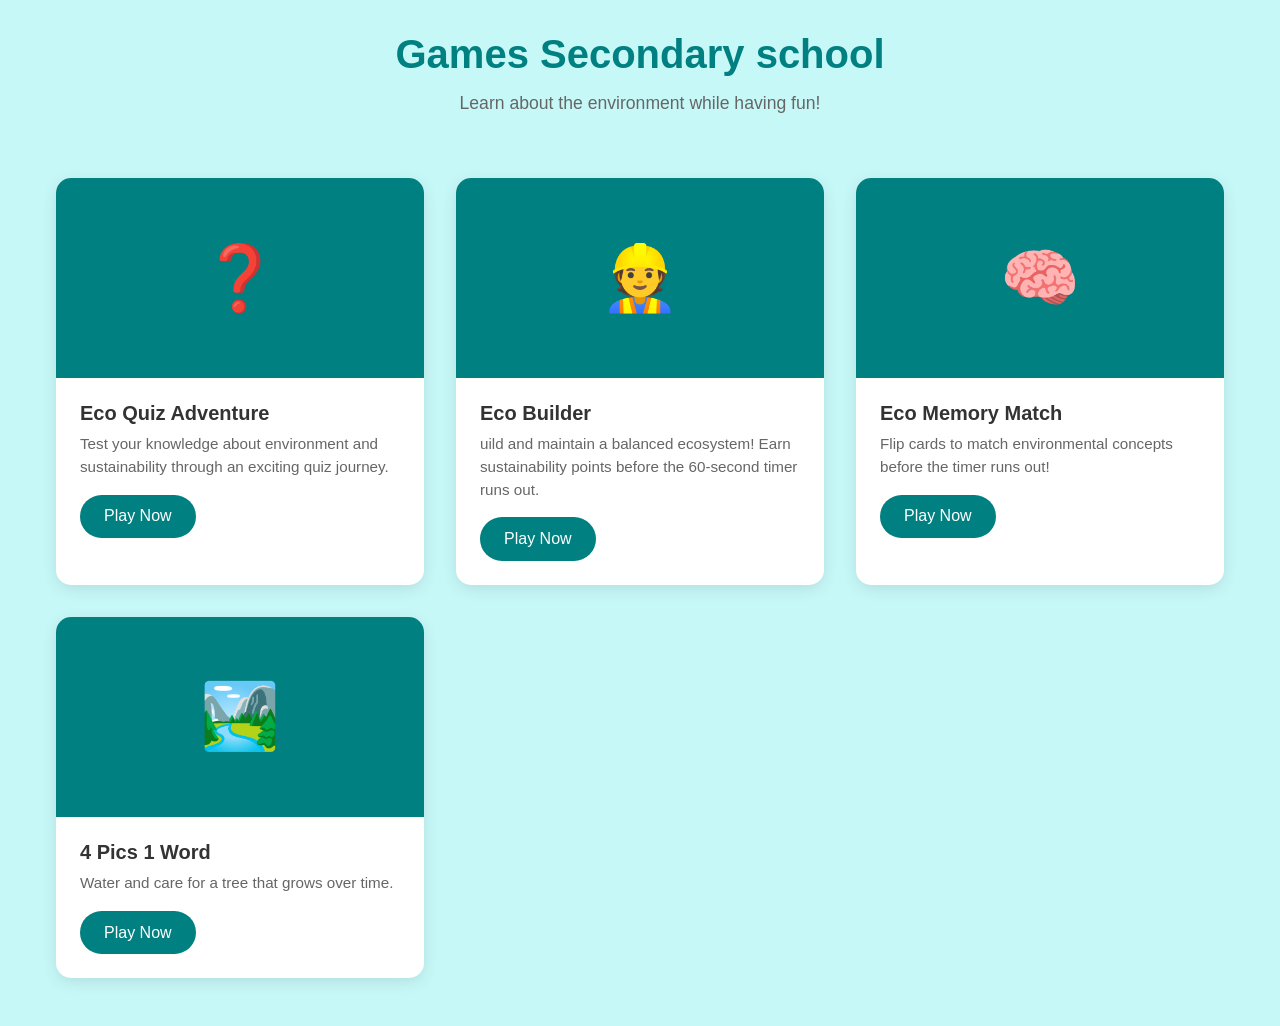
<file: public/frontend/secondary/games/index.html>
<!DOCTYPE html>
<html lang="en">
<head>
    <meta charset="UTF-8">
    <meta name="viewport" content="width=device-width, initial-scale=1.0">
    <title>EcoTech Educational Games</title>
    <style>
        * {
            margin: 0;
            padding: 0;
            box-sizing: border-box;
            font-family: 'Segoe UI', Tahoma, Geneva, Verdana, sans-serif;
        }

        body {
            background-color: #c7f8f8;
            min-height: 100vh;
            padding: 2rem;
        }

        .container {
            max-width: 1200px;
            margin: 0 auto;
        }

        .header {
            text-align: center;
            margin-bottom: 3rem;
            color: #008080;
        }

        .header h1 {
            font-size: 2.5rem;
            margin-bottom: 1rem;
        }

        .header p {
            color: #666;
            font-size: 1.1rem;
        }

        .games-grid {
            display: grid;
            grid-template-columns: repeat(auto-fit, minmax(280px, 1fr));
            gap: 2rem;
            padding: 1rem;
        }

        .game-card {
            background: white;
            border-radius: 15px;
            overflow: hidden;
            box-shadow: 0 4px 15px rgba(0, 0, 0, 0.1);
            transition: transform 0.3s ease, box-shadow 0.3s ease;
        }

        .game-card:hover {
            transform: translateY(-5px);
            box-shadow: 0 6px 20px rgba(0, 0, 0, 0.15);
        }

        .game-image {
            width: 100%;
            height: 200px;
            background: #008080;
            display: flex;
            align-items: center;
            justify-content: center;
            font-size: 4rem;
        }

        .game-content {
            padding: 1.5rem;
        }

        .game-title {
            font-size: 1.25rem;
            color: #333;
            margin-bottom: 0.5rem;
        }

        .game-description {
            color: #666;
            font-size: 0.95rem;
            margin-bottom: 1rem;
            line-height: 1.5;
        }

        .play-button {
            display: inline-block;
            padding: 0.8rem 1.5rem;
            background-color: #008080;
            color: white;
            text-decoration: none;
            border-radius: 25px;
            transition: background-color 0.3s ease;
        }

        .play-button:hover {
            background-color: #006666;
        }

        @media (max-width: 768px) {
            body {
                padding: 1rem;
            }
            
            .header h1 {
                font-size: 2rem;
            }
            
            .games-grid {
                gap: 1rem;
            }
        }
    </style>
</head>
<body>
    <div class="container">
        <div class="header">
            <h1>Games Secondary school</h1>
            <p>Learn about the environment while having fun!</p>
        </div>

        <div class="games-grid">
            <!-- Eco Quiz Game -->
            <div class="game-card">
                <div class="game-image">❓</div>
                <div class="game-content">
                    <h3 class="game-title">Eco Quiz Adventure</h3>
                    <p class="game-description">Test your knowledge about environment and sustainability through an exciting quiz journey.</p>
                    <a href="game1.html" class="play-button">Play Now</a>
                </div>
            </div>

            <!-- Recycle Sort Game -->
            <div class="game-card">
                <div class="game-image">👷</div>
                <div class="game-content">
                    <h3 class="game-title">Eco Builder</h3>
                    <p class="game-description">uild and maintain a balanced ecosystem! Earn sustainability points before the 60-second timer runs out.</p>
                    <a href="game2.html" class="play-button">Play Now</a>
                </div>
            </div>

            <!-- Eco City Builder -->
            <div class="game-card">
                <div class="game-image">🧠</div>
                <div class="game-content">
                    <h3 class="game-title">Eco Memory Match</h3>
                    <p class="game-description">Flip cards to match environmental concepts before the timer runs out!
                    </p>
                    <a href="game3.html" class="play-button">Play Now</a>
                </div>
            </div>

            <!-- Wildlife Rescue -->
            <div class="game-card">
                <div class="game-image">🏞️</div>
                <div class="game-content">
                    <h3 class="game-title">4 Pics 1 Word</h3>
                    <p class="game-description">Water and care for a tree that grows over time.</p>
                    <a href="game4.html" class="play-button">Play Now</a>
                </div>
            </div>
        </div>
    </div>
</body>
</html>
</file>
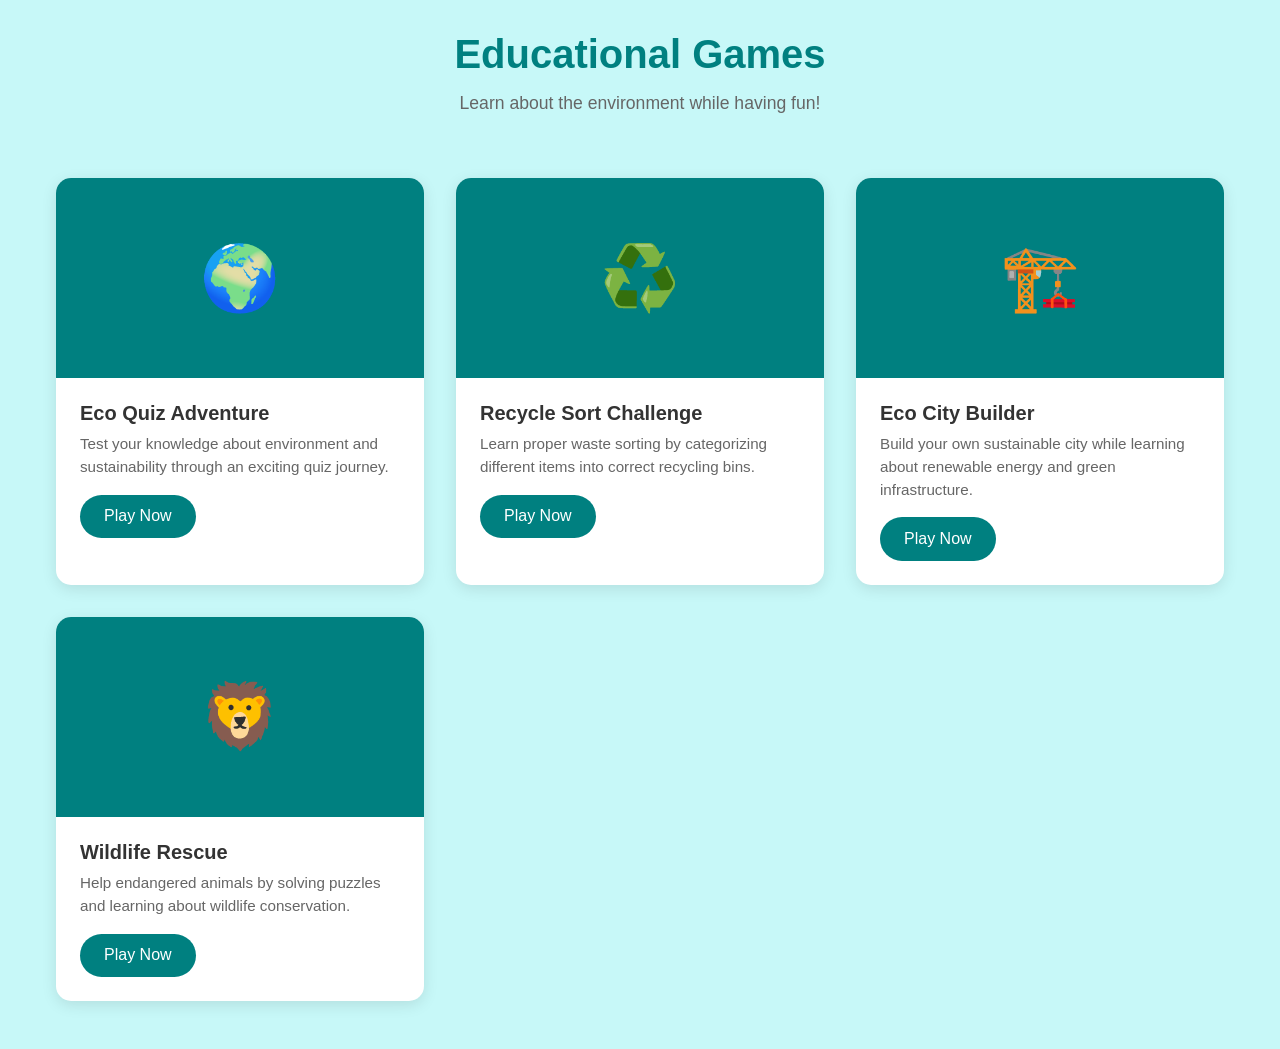
<file: public/frontend/uni/games/index.html>
<!DOCTYPE html>
<html lang="en">
<head>
    <meta charset="UTF-8">
    <meta name="viewport" content="width=device-width, initial-scale=1.0">
    <title>EcoTech Educational Games</title>
    <style>
        * {
            margin: 0;
            padding: 0;
            box-sizing: border-box;
            font-family: 'Segoe UI', Tahoma, Geneva, Verdana, sans-serif;
        }

        body {
            background-color: #c7f8f8;
            min-height: 100vh;
            padding: 2rem;
        }

        .container {
            max-width: 1200px;
            margin: 0 auto;
        }

        .header {
            text-align: center;
            margin-bottom: 3rem;
            color: #008080;
        }

        .header h1 {
            font-size: 2.5rem;
            margin-bottom: 1rem;
        }

        .header p {
            color: #666;
            font-size: 1.1rem;
        }

        .games-grid {
            display: grid;
            grid-template-columns: repeat(auto-fit, minmax(280px, 1fr));
            gap: 2rem;
            padding: 1rem;
        }

        .game-card {
            background: white;
            border-radius: 15px;
            overflow: hidden;
            box-shadow: 0 4px 15px rgba(0, 0, 0, 0.1);
            transition: transform 0.3s ease, box-shadow 0.3s ease;
        }

        .game-card:hover {
            transform: translateY(-5px);
            box-shadow: 0 6px 20px rgba(0, 0, 0, 0.15);
        }

        .game-image {
            width: 100%;
            height: 200px;
            background: #008080;
            display: flex;
            align-items: center;
            justify-content: center;
            font-size: 4rem;
        }

        .game-content {
            padding: 1.5rem;
        }

        .game-title {
            font-size: 1.25rem;
            color: #333;
            margin-bottom: 0.5rem;
        }

        .game-description {
            color: #666;
            font-size: 0.95rem;
            margin-bottom: 1rem;
            line-height: 1.5;
        }

        .play-button {
            display: inline-block;
            padding: 0.8rem 1.5rem;
            background-color: #008080;
            color: white;
            text-decoration: none;
            border-radius: 25px;
            transition: background-color 0.3s ease;
        }

        .play-button:hover {
            background-color: #006666;
        }

        @media (max-width: 768px) {
            body {
                padding: 1rem;
            }
            
            .header h1 {
                font-size: 2rem;
            }
            
            .games-grid {
                gap: 1rem;
            }
        }
    </style>
</head>
<body>
    <div class="container">
        <div class="header">
            <h1>Educational Games</h1>
            <p>Learn about the environment while having fun!</p>
        </div>

        <div class="games-grid">
            <!-- Eco Quiz Game -->
            <div class="game-card">
                <div class="game-image">🌍</div>
                <div class="game-content">
                    <h3 class="game-title">Eco Quiz Adventure</h3>
                    <p class="game-description">Test your knowledge about environment and sustainability through an exciting quiz journey.</p>
                    <a href="game1.html" class="play-button">Play Now</a>
                </div>
            </div>

            <!-- Recycle Sort Game -->
            <div class="game-card">
                <div class="game-image">♻️</div>
                <div class="game-content">
                    <h3 class="game-title">Recycle Sort Challenge</h3>
                    <p class="game-description">Learn proper waste sorting by categorizing different items into correct recycling bins.</p>
                    <a href="game2.html" class="play-button">Play Now</a>
                </div>
            </div>

            <!-- Eco City Builder -->
            <div class="game-card">
                <div class="game-image">🏗️</div>
                <div class="game-content">
                    <h3 class="game-title">Eco City Builder</h3>
                    <p class="game-description">Build your own sustainable city while learning about renewable energy and green infrastructure.</p>
                    <a href="game3.html" class="play-button">Play Now</a>
                </div>
            </div>

            <!-- Wildlife Rescue -->
            <div class="game-card">
                <div class="game-image">🦁</div>
                <div class="game-content">
                    <h3 class="game-title">Wildlife Rescue</h3>
                    <p class="game-description">Help endangered animals by solving puzzles and learning about wildlife conservation.</p>
                    <a href="game4.html" class="play-button">Play Now</a>
                </div>
            </div>
        </div>
    </div>
</body>
</html>
</file>
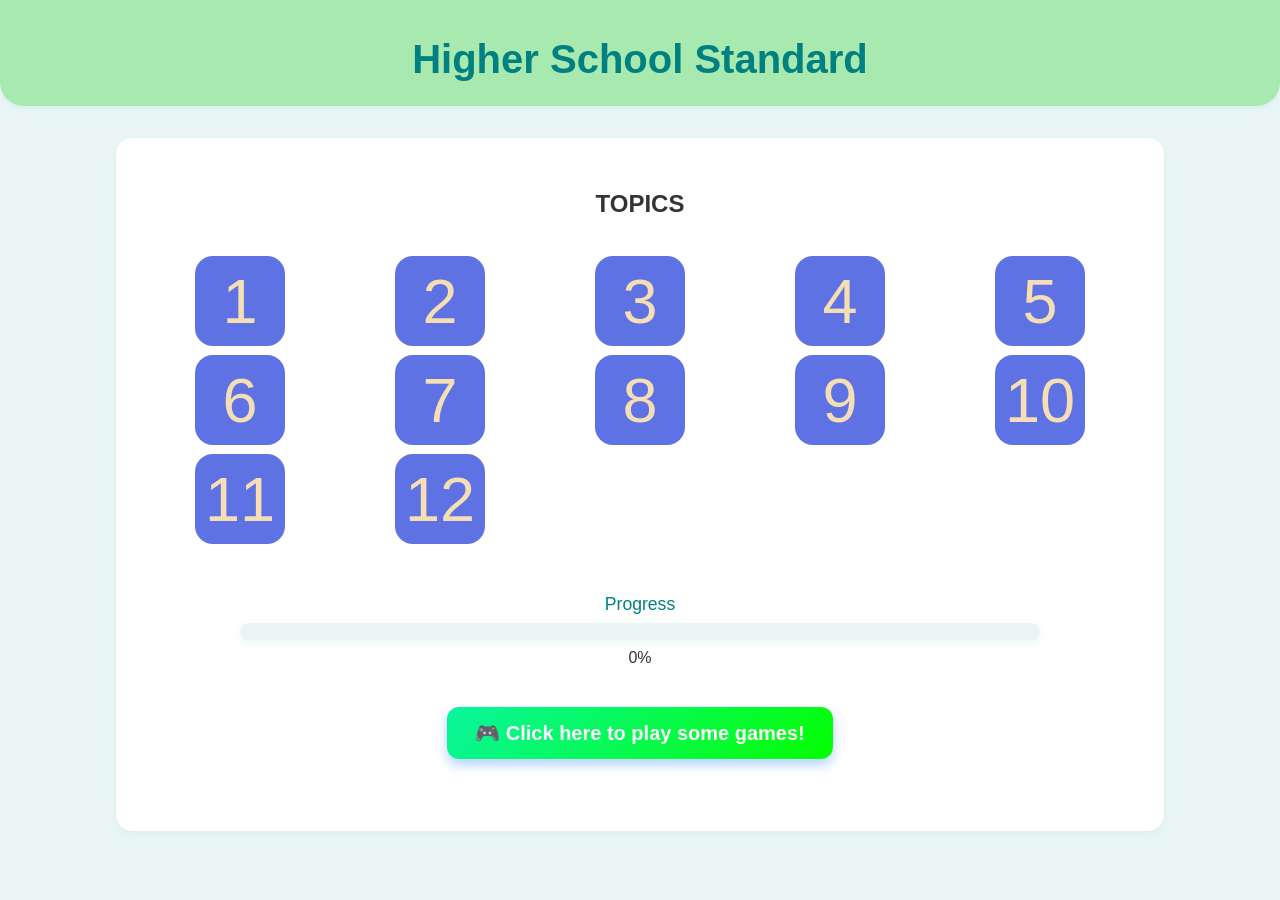
<file: public/frontend/high/high.html>
<!DOCTYPE html>
<html lang="en">
<head>
    <meta charset="UTF-8">
    <meta name="viewport" content="width=device-width, initial-scale=1.0">
    <title>Higher school standard</title>
    <link rel="stylesheet" href="high.css">
</head>
<body>

    <header>
        <h1>Higher School Standard</h1>
    </header>
    <main>
        <h2>TOPICS</h2>
        <section id="containers">
            <div class="rows">
                <a class="topic_link" href="topics/t1.html"><div class="content">1</div></a>
                <a class="topic_link" href="topics/t6.html"><div class="content">6</div></a>
                <a class="topic_link" href="topics/t11.html"><div class="content">11</div></a>
            </div>
            <div class="rows">
                <a class="topic_link" href="topics/t2.html"><div class="content">2</div></a>
                <a class="topic_link" href="topics/t7.html"><div class="content">7</div></a>
                <a class="topic_link" href="topics/t12.html"><div class="content">12</div></a>
            </div>
            <div class="rows">
                <a class="topic_link" href="topics/t3.html"><div class="content">3</div></a>
                <a class="topic_link" href="topics/t8.html"><div class="content">8</div></a>
            </div>
            <div class="rows">
                <a class="topic_link" href="topics/t4.html"><div class="content">4</div></a>
                <a class="topic_link" href="topics/t9.html"><div class="content">9</div></a>
            </div>
            <div class="rows">
                <a class="topic_link" href="topics/t5.html"><div class="content">5</div></a>
                <a class="topic_link" href="topics/t10.html"><div class="content">10</div></a>
            </div>
        </section>
        <div class="progress-bar-container">
                <div class="progress-label">Progress</div>
                <div class="progress-bar-bg">
                    <div class="progress-bar-fill" id="progress-bar-fill"></div>
                </div>
                <div class="progress-percentage" id="progress-percentage">0%</div>
            </div>
        <p id="game_section">
  <a id="game_link" href="games/index.html">🎮 Click here to play some games!</a>
</p>
    </main>
    <script src="high.js"></script>
</body>
</html>
</file>
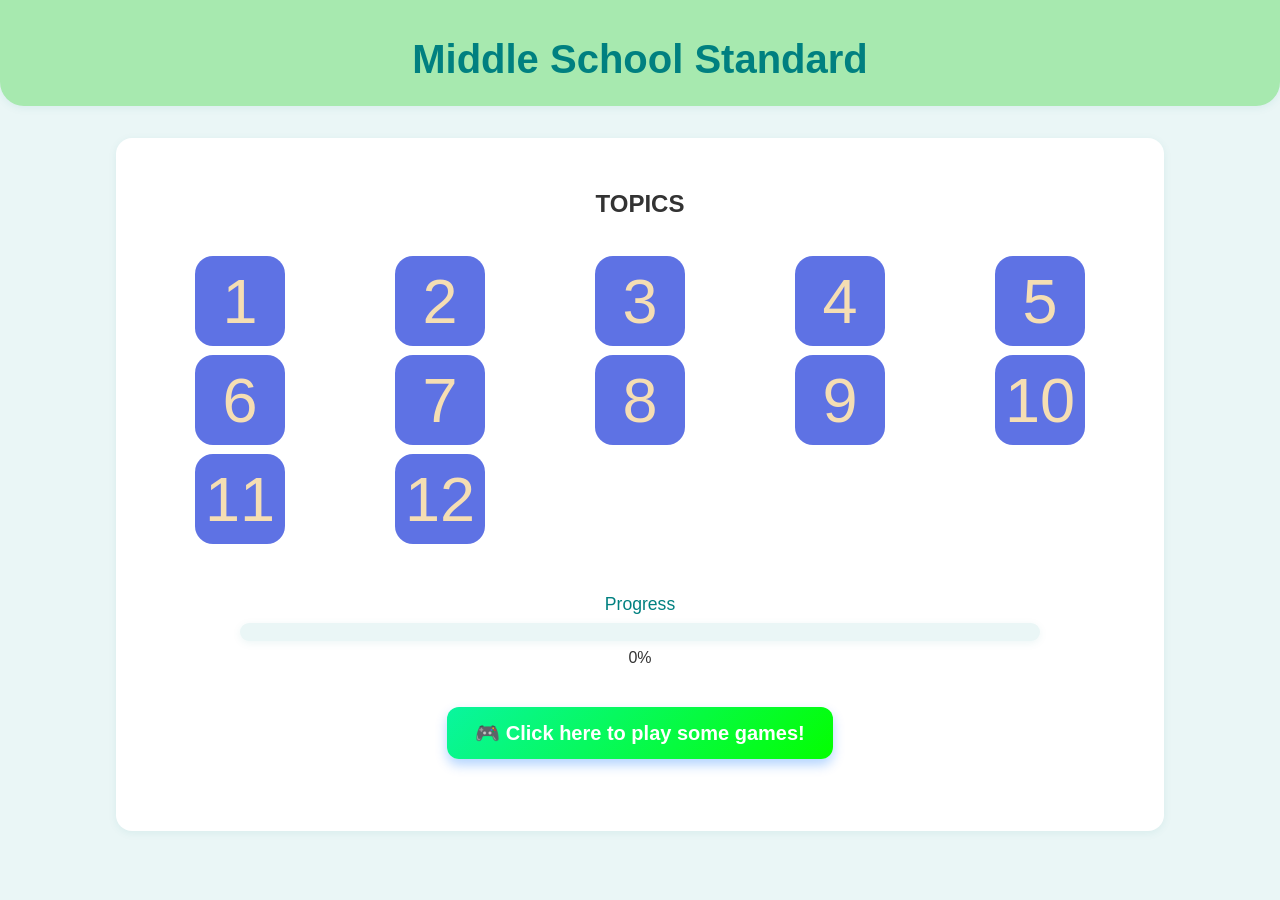
<file: public/frontend/middle/middle.html>
<!DOCTYPE html>
<html lang="en">
<head>
    <meta charset="UTF-8">
    <meta name="viewport" content="width=device-width, initial-scale=1.0">
    <title>Middle school standard</title>
    <link rel="stylesheet" href="middle.css">
</head>
<body>

    <header>
        <h1>Middle School Standard</h1>
    </header>
    <main>
        <h2>TOPICS</h2>
        <section id="containers">
            <div class="rows">
                <a class="topic_link" href="topics/t1.html"><div class="content">1</div></a>
                <a class="topic_link" href="topics/t6.html"><div class="content">6</div></a>
                <a class="topic_link" href="topics/t11.html"><div class="content">11</div></a>
            </div>
            <div class="rows">
                <a class="topic_link" href="topics/t2.html"><div class="content">2</div></a>
                <a class="topic_link" href="topics/t7.html"><div class="content">7</div></a>
                <a class="topic_link" href="topics/t12.html"><div class="content">12</div></a>
            </div>
            <div class="rows">
                <a class="topic_link" href="topics/t3.html"><div class="content">3</div></a>
                <a class="topic_link" href="topics/t8.html"><div class="content">8</div></a>
            </div>
            <div class="rows">
                <a class="topic_link" href="topics/t4.html"><div class="content">4</div></a>
                <a class="topic_link" href="topics/t9.html"><div class="content">9</div></a>

            </div>
            <div class="rows">
                <a class="topic_link" href="topics/t5.html"><div class="content">5</div></a>
                <a class="topic_link" href="topics/t10.html"><div class="content">10</div></a>
                
            </div>
        </section>
        <div class="progress-bar-container">
                <div class="progress-label">Progress</div>
                <div class="progress-bar-bg">
                    <div class="progress-bar-fill" id="progress-bar-fill"></div>
                </div>
                <div class="progress-percentage" id="progress-percentage">0%</div>
            </div>
        
        <p id="game_section">
  <a id="game_link" href="games/index.html">🎮 Click here to play some games!</a>
</p>
    </main>
    <script src="middle.js"></script>
</body>
</html>
</file>
<file: public/frontend/feedback/style.css>
body {
    width: 100%;
    height: 100vh;
    margin: 0;
    background-color: #173364;
    color: #f5f6f7;
    font-family: Tahoma;
    font-size: 16px;
  }
  
  h1, p {
    margin: 1em auto;
    text-align: center;
  }
  
  form {
    max-width: 60%;
    min-width: 300px;
    margin: 0 auto;
    padding-bottom: 2em;
  }
  
  fieldset {
    border: none;
    padding: 2rem 0;
    border-bottom: 3px solid #3b3b4f;
  }
  
  fieldset:last-of-type {
    border-bottom: none;
  }

  input,
  textarea,
  select {
    margin: 10px 0 0 0;
    width: 100%;
    min-height: 2em;
  }
  
  input, textarea {
    background-color: #0a0a23;
    border: 1px solid #0a0a23;
    color: #ffffff;
  }
  
  input[type="submit"] {
    display: block;
    width: 60%;
    margin: 1em auto;
    height: 2em;
    font-size: 1.1rem;
    background-color: #3b3b4f;
    border-color: white;
    min-width: 300px;
    cursor: pointer;
  }
  
  .inline{
    display: inline; 
  }
  #bio{
    height: 200px;
    border-radius: 10px;
  }
</file>
<file: public/frontend/friends/style.css>
body {
    margin: 0;
    font-family: Arial, sans-serif;
    line-height: 1.6;
    color: #333;
}

.container {
    max-width: 1200px;
    margin: 0 auto;
    padding: 0 20px;
}

header {
    background: #FF4500; /* Orange Red */
    color: #fff;
    padding: 10px 0;
    position: fixed;
    width: 100%;
    top: 0;
    z-index: 1000;
}

header .container {
    display: flex;
    justify-content: space-between;
    align-items: center;
}

.logo {
    font-size: 24px;
    font-weight: bold;
}

nav ul {
    list-style: none;
    display: flex;
    margin: 0;
    padding: 0;
}

nav ul li {
    margin-left: 20px;
}

nav ul li a {
    color: #fff;
    text-decoration: none;
}

.menu-toggle {
    display: none;
    flex-direction: column;
    cursor: pointer;
}

.menu-toggle span {
    height: 3px;
    width: 25px;
    background: #fff;
    margin-bottom: 5px;
}

.hero {
    background: #FFD700; /* Gold */
    color: #333;
    text-align: center;
    padding: 150px 0 100px;
}

.hero h1 {
    font-size: 48px;
    margin-bottom: 20px;
}

.hero p {
    font-size: 24px;
    margin-bottom: 30px;
}

.btn {
    background: #FF4500;
    color: #fff;
    padding: 10px 20px;
    text-decoration: none;
    border-radius: 5px;
    display: inline-block;
    border: none;
    cursor: pointer;
}

.games, .leaderboard {
    padding: 80px 0;
    text-align: center;
}

.games {
    background: #f4f4f4;
}

.game-grid {
    display: grid;
    grid-template-columns: repeat(auto-fit, minmax(250px, 1fr));
    gap: 20px;
}

.game-item {
    background: #fff8e1;
    padding: 20px;
    border-radius: 5px;
}

.leaderboard {
    background: #FFD700;
}

#leaderboard-table {
    width: 80%;
    margin: 20px auto;
    border-collapse: collapse;
}

#leaderboard-table th, #leaderboard-table td {
    padding: 10px;
    border: 1px solid #ccc;
}

#leaderboard-table th {
    background: #FF4500;
    color: #fff;
}

.form-section {
    background: #fff8e1;
    padding: 80px 0;
}

form {
    max-width: 600px;
    margin: 0 auto;
    text-align: left;
}

.form-group {
    margin-bottom: 20px;
}

.form-group label {
    display: block;
    margin-bottom: 5px;
}

.form-group input {
    width: 100%;
    padding: 10px;
    border: 1px solid #ccc;
    border-radius: 5px;
}

footer {
    background: #FF4500;
    color: #fff;
    text-align: center;
    padding: 20px 0;
}

/* Responsive Design */
@media (max-width: 768px) {
    nav ul {
        display: none;
        flex-direction: column;
        position: absolute;
        top: 60px;
        left: 0;
        width: 100%;
        background: #FF4500;
    }

    nav ul.active {
        display: flex;
    }

    nav ul li {
        margin: 10px 0;
        text-align: center;
    }

    .menu-toggle {
        display: flex;
    }

    .hero {
        padding: 120px 0 80px;
    }

    .hero h1 {
        font-size: 36px;
    }

    .hero p {
        font-size: 18px;
    }

    #leaderboard-table {
        width: 95%;
    }
}
.title_line{
    text-align: center;
}
</file>
<file: public/frontend/NGO/style.css>
/* styles.css (updated with new styles) */
body {
    margin: 0;
    font-family: Arial, sans-serif;
    line-height: 1.6;
    color: #333;
}

.container {
    max-width: 1200px;
    margin: 0 auto;
    padding: 0 20px;
}

header {
    background: #228B22; /* Forest Green */
    color: #fff;
    padding: 10px 0;
    position: fixed;
    width: 100%;
    top: 0;
    z-index: 1000;
}

header .container {
    display: flex;
    justify-content: space-between;
    align-items: center;
}

.logo {
    font-size: 24px;
    font-weight: bold;
}

nav ul {
    list-style: none;
    display: flex;
    margin: 0;
    padding: 0;
}

nav ul li {
    margin-left: 20px;
}

nav ul li a {
    color: #fff;
    text-decoration: none;
}

.menu-toggle {
    display: none;
    flex-direction: column;
    cursor: pointer;
}

.menu-toggle span {
    height: 3px;
    width: 25px;
    background: #fff;
    margin-bottom: 5px;
}

.hero {
    background: #90EE90; /* Light Green */
    color: #333;
    text-align: center;
    padding: 150px 0 100px;
}

.hero h1 {
    font-size: 48px;
    margin-bottom: 20px;
}

.hero p {
    font-size: 24px;
    margin-bottom: 30px;
}

.btn {
    background: #228B22;
    color: #fff;
    padding: 10px 20px;
    text-decoration: none;
    border-radius: 5px;
    display: inline-block;
}

.btn-small {
    padding: 5px 10px;
    font-size: 14px;
}

.about, .programs, .contact {
    padding: 80px 0;
    text-align: center;
}

.about {
    background: #f4f4f4;
}

.programs {
    background: #fff;
}

.program-grid {
    display: grid;
    grid-template-columns: repeat(auto-fit, minmax(250px, 1fr));
    gap: 20px;
}

.program-item {
    background: #e0f7e0;
    padding: 20px;
    border-radius: 5px;
}

.contact {
    background: #90EE90;
}

form {
    max-width: 600px;
    margin: 0 auto;
    text-align: left;
}

.form-group {
    margin-bottom: 20px;
}

.form-group label {
    display: block;
    margin-bottom: 5px;
}

.form-group input,
.form-group textarea {
    width: 100%;
    padding: 10px;
    border: 1px solid #ccc;
    border-radius: 5px;
}

footer {
    background: #228B22;
    color: #fff;
    text-align: center;
    padding: 20px 0;
}

/* Responsive Design */
@media (max-width: 768px) {
    nav ul {
        display: none;
        flex-direction: column;
        position: absolute;
        top: 60px;
        left: 0;
        width: 100%;
        background: #228B22;
    }

    nav ul.active {
        display: flex;
    }

    nav ul li {
        margin: 10px 0;
        text-align: center;
    }

    .menu-toggle {
        display: flex;
    }

    .hero {
        padding: 120px 0 80px;
    }

    .hero h1 {
        font-size: 36px;
    }

    .hero p {
        font-size: 18px;
    }
}
</file>
<file: public/frontend/teacher_hub/style.css>
body {
    margin: 0;
    font-family: Arial, sans-serif;
    line-height: 1.6;
    color: #333;
}

.container {
    max-width: 1200px;
    margin: 0 auto;
    padding: 0 20px;
}

header {
    background: #1E90FF; /* Dodger Blue */
    color: #fff;
    padding: 10px 0;
    position: fixed;
    width: 100%;
    top: 0;
    z-index: 1000;
}

header .container {
    display: flex;
    justify-content: space-between;
    align-items: center;
}

.logo {
    font-size: 24px;
    font-weight: bold;
}

nav ul {
    list-style: none;
    display: flex;
    margin: 0;
    padding: 0;
}

nav ul li {
    margin-left: 20px;
}

nav ul li a {
    color: #fff;
    text-decoration: none;
}

.menu-toggle {
    display: none;
    flex-direction: column;
    cursor: pointer;
}

.menu-toggle span {
    height: 3px;
    width: 25px;
    background: #fff;
    margin-bottom: 5px;
}

.hero {
    background: #ADD8E6; /* Light Blue */
    color: #333;
    text-align: center;
    padding: 150px 0 100px;
}

.hero h1 {
    font-size: 48px;
    margin-bottom: 20px;
}

.hero p {
    font-size: 24px;
    margin-bottom: 30px;
}

.btn {
    background: #1E90FF;
    color: #fff;
    padding: 10px 20px;
    text-decoration: none;
    border-radius: 5px;
    display: inline-block;
    border: none;
    cursor: pointer;
}

.features, .dashboard, .contact {
    padding: 80px 0;
    text-align: center;
}

.features {
    background: #f4f4f4;
}

.feature-grid, .dashboard-grid {
    display: grid;
    grid-template-columns: repeat(auto-fit, minmax(250px, 1fr));
    gap: 20px;
}

.feature-item, .dashboard-item {
    background: #e0f0ff;
    padding: 20px;
    border-radius: 5px;
}

.form-section {
    background: #ADD8E6;
    padding: 80px 0;
}

form {
    max-width: 600px;
    margin: 0 auto;
    text-align: left;
}

.form-group {
    margin-bottom: 20px;
}

.form-group label {
    display: block;
    margin-bottom: 5px;
}

.form-group input,
.form-group textarea {
    width: 100%;
    padding: 10px;
    border: 1px solid #ccc;
    border-radius: 5px;
}

.dashboard input[type="file"] {
    padding: 10px;
}

.contact {
    background: #ADD8E6;
}

footer {
    background: #1E90FF;
    color: #fff;
    text-align: center;
    padding: 20px 0;
}

/* Responsive Design */
@media (max-width: 768px) {
    nav ul {
        display: none;
        flex-direction: column;
        position: absolute;
        top: 60px;
        left: 0;
        width: 100%;
        background: #1E90FF;
    }

    nav ul.active {
        display: flex;
    }

    nav ul li {
        margin: 10px 0;
        text-align: center;
    }

    .menu-toggle {
        display: flex;
    }

    .hero {
        padding: 120px 0 80px;
    }

    .hero h1 {
        font-size: 36px;
    }

    .hero p {
        font-size: 18px;
    }
}
.log_title{
    text-align: center;
}
.upload_files{
    background-color: #1E90FF;
    border-radius: 7px;
    color: white;
    cursor: pointer;
}
</file>
<file: public/frontend/high/high.css>
.progress-bar-container {
	width: 100%;
	margin: 32px auto 0 auto;
	text-align: center;
}

.progress-label {
	font-size: 1.1rem;
	color: #008080;
	margin-bottom: 8px;
}

.progress-bar-bg {
	width: 80%;
	height: 18px;
	background: #eaf6f6;
	border-radius: 9px;
	margin: 0 auto;
	box-shadow: 0 2px 8px rgba(0,128,128,0.08);
	position: relative;
	overflow: hidden;
}

.progress-bar-fill {
	height: 100%;
	width: 0%;
	background: linear-gradient(90deg, #2dce89 0%, #5e72e4 100%);
	border-radius: 9px;
	transition: width 0.5s ease;
}

.progress-percentage {
	margin-top: 8px;
	font-size: 1rem;
	color: #333;
}
body {
	font-family: 'Segoe UI', Arial, sans-serif;
	background: #eaf6f6;
	margin: 0;
	padding: 0;
	color: #333;

}

header {
	background: #a7e9af;
	padding: 10px 0 16px 0;
	text-align: center;
	border-radius: 0 0 24px 24px;
	box-shadow: 0 2px 8px rgba(0,128,128,0.08);
}

header h1 {
	color: #008080;
	font-size: 2.5rem;
	margin-bottom: 8px;
}

header p {
	font-size: 1.2rem;
	color: #333;
}

main {
	max-width: 1000px;
	margin: 32px auto;
	background: #fff;
	border-radius: 16px;
	box-shadow: 0 2px 8px rgba(0,128,128,0.08);
	padding: 32px 24px;
    text-align: center;
}

section {
	margin-bottom: 32px;
}

section h2 {
	color: #008080;
	font-size: 1.5rem;
	margin-bottom: 12px;
}

ul {
	list-style: disc inside;
	padding-left: 0;
}

li {
	font-size: 1.1rem;
	margin-bottom: 8px;
	padding: 6px 0;
	border-radius: 8px;
	transition: background 0.2s;
}

li:hover {
	background: #eaf6f6;
}

a {
	color: #008080;
	text-decoration: underline;
	transition: color 0.2s;
}

a:hover {
	color: #005f5f;
}
#containers{
    display: flex;
}
.rows{
    display: inline-block;
    margin-left: auto;
    margin-right: auto;
    padding-top: 1vmin;
    padding-bottom: 1vmin;
}
.content{
	width: 10vmin;
	height: 10vmin;
	background-color: #5e72e4;
	margin: 1vmin;
	border-radius: 2vmin;
	cursor: pointer;
	color: wheat;
	display: flex;
	align-items: center;
	justify-content: center;
	font-size: 7vmin;
}
.content:hover{
	width: 10vmin;
	height: 10vmin;
	background-color: black;
	margin: 1vmin;
	border-radius: 2vmin;
	cursor: pointer;
	color: wheat;
	display: flex;
	align-items: center;
	justify-content: center;
	font-size: 7vmin;
    box-shadow: 0 4px 16px rgba(94, 114, 228, 0.15), 0 1.5px 4px rgba(0,0,0,0.08);
    transition: 1s;
}
#second_sec{
    text-align: left;
}
.topic_link{
    text-decoration: none;
}
#game_section {
  text-align: center;
  margin: 40px auto;
  font-family: "Poppins", sans-serif;
}

#game_link {
  display: inline-block;
  padding: 14px 28px;
  background: linear-gradient(135deg, #09f59f, #04ff00);
  color: #fff;
  font-size: 20px;
  font-weight: 600;
  text-decoration: none;
  border-radius: 12px;
  box-shadow: 0 6px 12px rgba(0, 114, 255, 0.3);
  transition: all 0.3s ease-in-out;
}

#game_link:hover {
  background: linear-gradient(135deg, #04ff00, #09f59f);
  transform: translateY(-3px) scale(1.05);
  box-shadow: 0 8px 16px rgba(0, 114, 255, 0.4);
}
</file>
<file: public/frontend/middle/middle.css>
.progress-bar-container {
	width: 100%;
	margin: 32px auto 0 auto;
	text-align: center;
}

.progress-label {
	font-size: 1.1rem;
	color: #008080;
	margin-bottom: 8px;
}

.progress-bar-bg {
	width: 80%;
	height: 18px;
	background: #eaf6f6;
	border-radius: 9px;
	margin: 0 auto;
	box-shadow: 0 2px 8px rgba(0,128,128,0.08);
	position: relative;
	overflow: hidden;
}

.progress-bar-fill {
	height: 100%;
	width: 0%;
	background: linear-gradient(90deg, #2dce89 0%, #5e72e4 100%);
	border-radius: 9px;
	transition: width 0.5s ease;
}

.progress-percentage {
	margin-top: 8px;
	font-size: 1rem;
	color: #333;
}
body {
	font-family: 'Segoe UI', Arial, sans-serif;
	background: #eaf6f6;
	margin: 0;
	padding: 0;
	color: #333;

}

header {
	background: #a7e9af;
	padding: 10px 0 16px 0;
	text-align: center;
	border-radius: 0 0 24px 24px;
	box-shadow: 0 2px 8px rgba(0,128,128,0.08);
}

header h1 {
	color: #008080;
	font-size: 2.5rem;
	margin-bottom: 8px;
}

header p {
	font-size: 1.2rem;
	color: #333;
}

main {
	max-width: 1000px;
	margin: 32px auto;
	background: #fff;
	border-radius: 16px;
	box-shadow: 0 2px 8px rgba(0,128,128,0.08);
	padding: 32px 24px;
    text-align: center;
}

section {
	margin-bottom: 32px;
}

section h2 {
	color: #008080;
	font-size: 1.5rem;
	margin-bottom: 12px;
}

ul {
	list-style: disc inside;
	padding-left: 0;
}

li {
	font-size: 1.1rem;
	margin-bottom: 8px;
	padding: 6px 0;
	border-radius: 8px;
	transition: background 0.2s;
}

li:hover {
	background: #eaf6f6;
}

a {
	color: #008080;
	text-decoration: underline;
	transition: color 0.2s;
}

a:hover {
	color: #005f5f;
}
#containers{
    display: flex;
}
.rows{
    display: inline-block;
    margin-left: auto;
    margin-right: auto;
    padding-top: 1vmin;
    padding-bottom: 1vmin;
}
.content{
	width: 10vmin;
	height: 10vmin;
	background-color: #5e72e4;
	margin: 1vmin;
	border-radius: 2vmin;
	cursor: pointer;
	color: wheat;
	display: flex;
	align-items: center;
	justify-content: center;
	font-size: 7vmin;
}
.content:hover{
	width: 10vmin;
	height: 10vmin;
	background-color: black;
	margin: 1vmin;
	border-radius: 2vmin;
	cursor: pointer;
	color: wheat;
	display: flex;
	align-items: center;
	justify-content: center;
	font-size: 7vmin;
    box-shadow: 0 4px 16px rgba(94, 114, 228, 0.15), 0 1.5px 4px rgba(0,0,0,0.08);
    transition: 1s;
}
#second_sec{
    text-align: left;
}
.topic_link{
    text-decoration: none;
}
#game_section {
  text-align: center;
  margin: 40px auto;
  font-family: "Poppins", sans-serif;
}

#game_link {
  display: inline-block;
  padding: 14px 28px;
  background: linear-gradient(135deg, #09f59f, #04ff00);
  color: #fff;
  font-size: 20px;
  font-weight: 600;
  text-decoration: none;
  border-radius: 12px;
  box-shadow: 0 6px 12px rgba(0, 114, 255, 0.3);
  transition: all 0.3s ease-in-out;
}

#game_link:hover {
  background: linear-gradient(135deg, #04ff00, #09f59f);
  transform: translateY(-3px) scale(1.05);
  box-shadow: 0 8px 16px rgba(0, 114, 255, 0.4);
}
</file>
